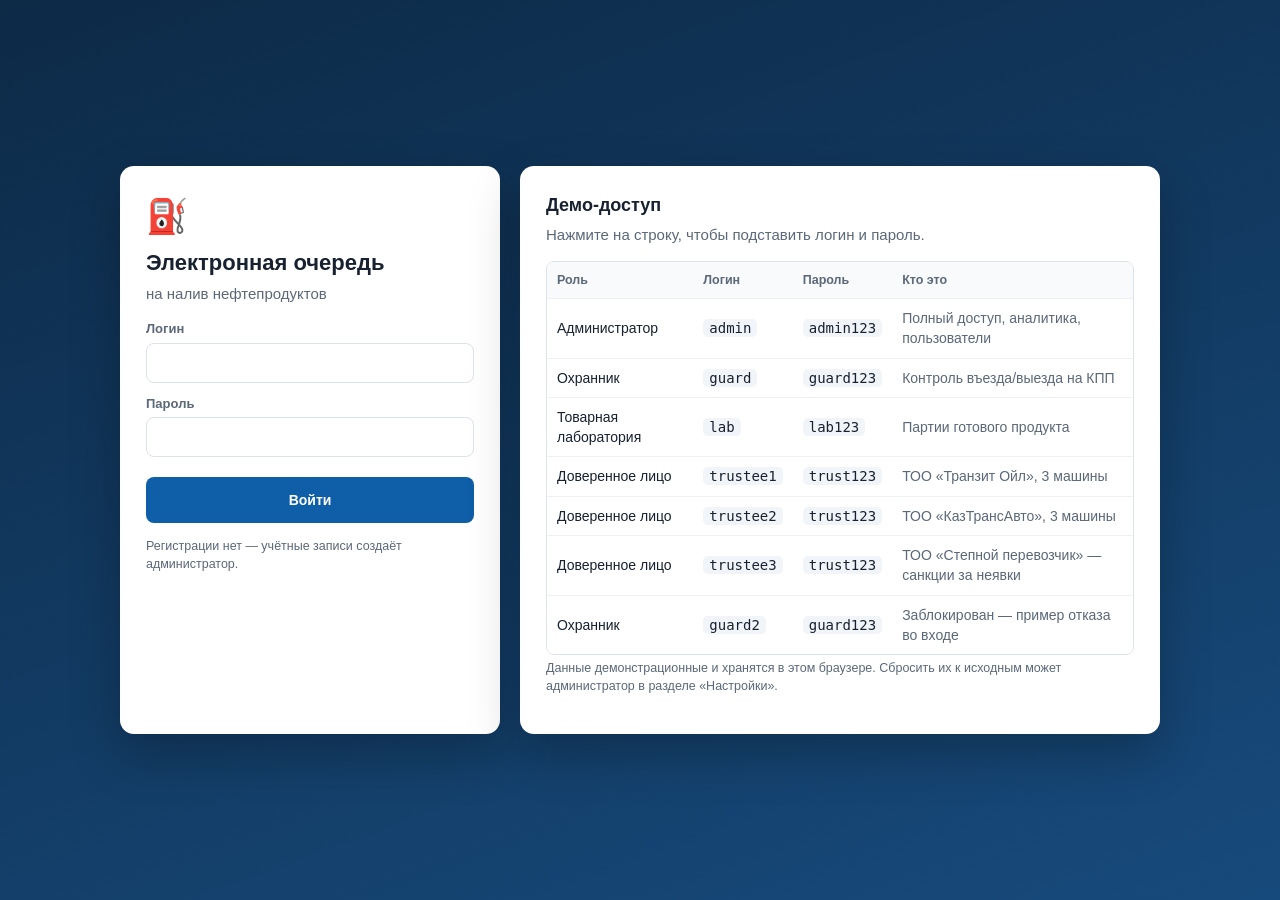
<file: index.html>
<!doctype html>
<html lang="ru">
<head>
  <meta charset="utf-8">
  <meta name="viewport" content="width=device-width, initial-scale=1">
  <title>Вход — Электронная очередь на налив</title>
  <link rel="stylesheet" href="css/style.css">
</head>
<body>
  <div class="login-wrap">
    <div class="login-grid">
      <form class="login-card" id="loginForm" novalidate>
        <div style="font-size:34px">⛽</div>
        <h1>Электронная очередь</h1>
        <p class="muted" style="margin-top:0">на налив нефтепродуктов</p>
        <div class="field"><label for="login">Логин</label><input id="login" name="login" autocomplete="username" required></div>
        <div class="field"><label for="password">Пароль</label><input id="password" name="password" type="password" autocomplete="current-password" required></div>
        <div class="form-error" id="err" hidden></div>
        <button class="btn btn-primary" style="width:100%;margin-top:8px;min-height:46px" type="submit">Войти</button>
        <p class="hint" style="margin-top:14px">Регистрации нет — учётные записи создаёт администратор.</p>
      </form>

      <div class="login-card">
        <h2>Демо-доступ</h2>
        <p class="muted" style="margin-top:-6px">Нажмите на строку, чтобы подставить логин и пароль.</p>
        <div class="table-wrap">
          <table class="demo-users">
            <thead><tr><th>Роль</th><th>Логин</th><th>Пароль</th><th>Кто это</th></tr></thead>
            <tbody id="demoUsers"></tbody>
          </table>
        </div>
        <p class="hint">Данные демонстрационные и хранятся в этом браузере. Сбросить их к исходным может администратор в разделе «Настройки».</p>
      </div>
    </div>
  </div>

  <script src="js/storage.js"></script>
  <script src="js/auth.js"></script>
  <script src="js/ui.js"></script>
  <script src="js/pages/login.js"></script>
</body>
</html>
</file>
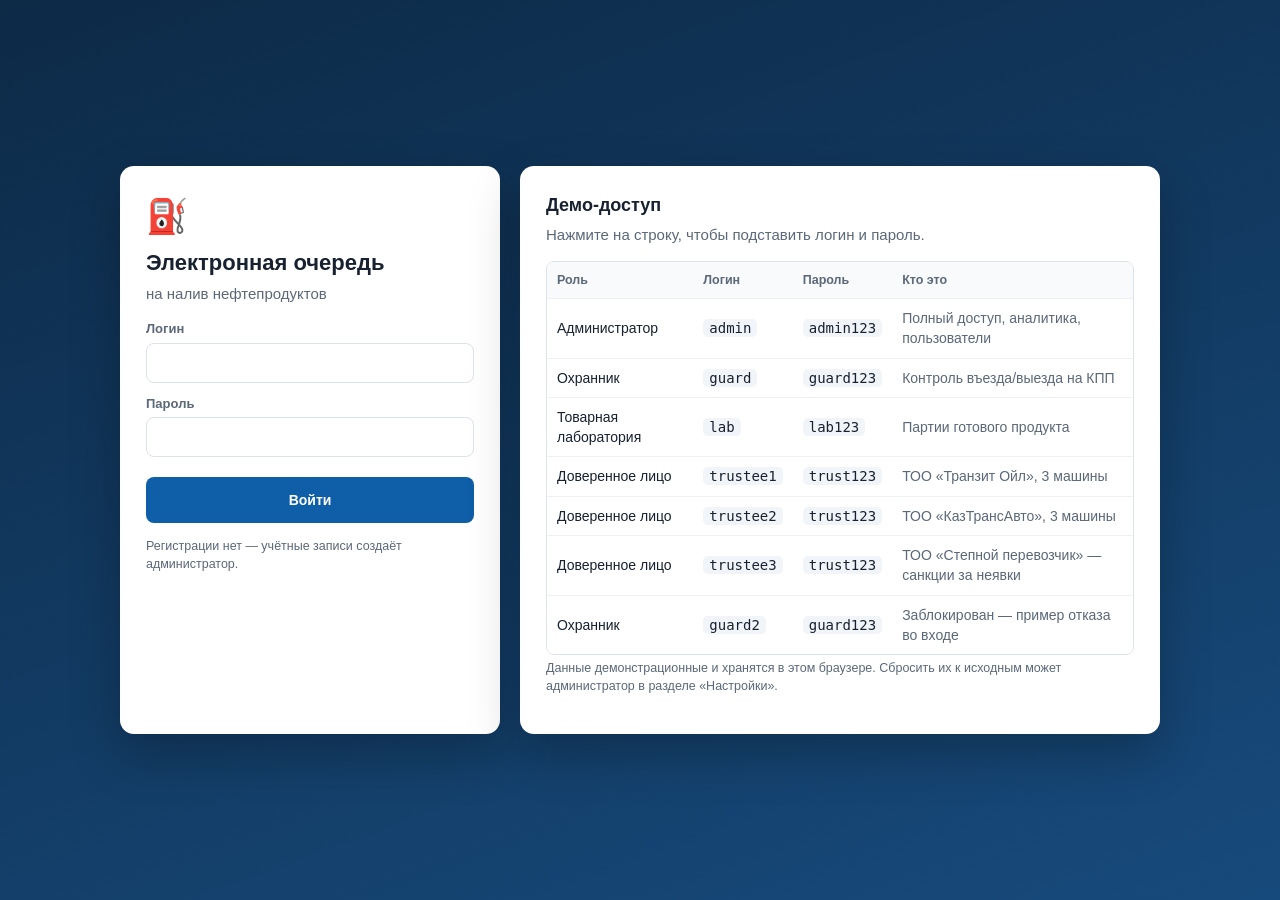
<file: admin-analytics.html>
<!doctype html>
<html lang="ru">
<head>
  <meta charset="utf-8">
  <meta name="viewport" content="width=device-width, initial-scale=1">
  <title>Аналитика — Электронная очередь</title>
  <link rel="stylesheet" href="css/style.css">
</head>
<body>
  <main class="page" id="app"></main>
  <script src="js/storage.js"></script>
  <script src="js/auth.js"></script>
  <script src="js/ui.js"></script>
  <script src="js/pages/admin-analytics.js"></script>
</body>
</html>
</file>
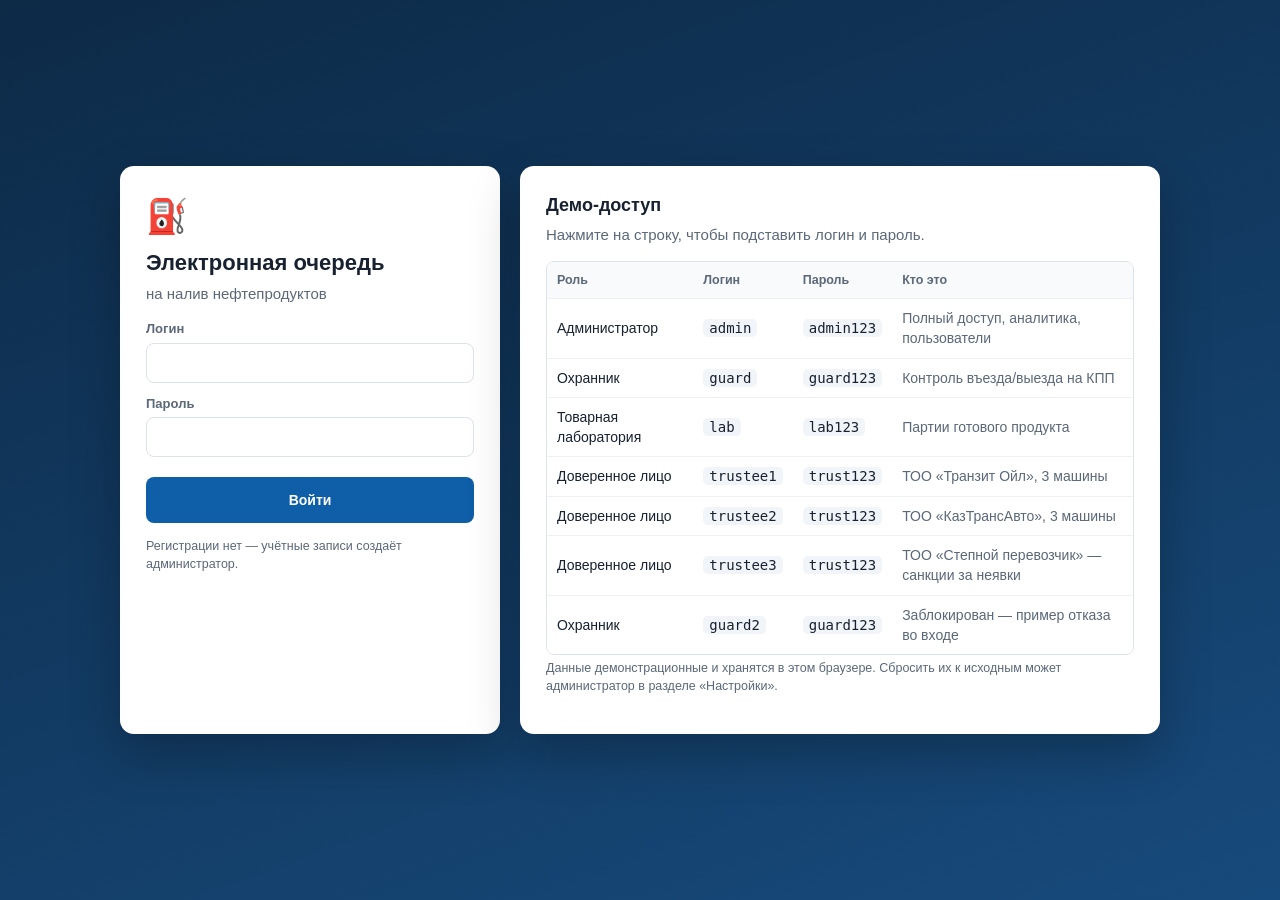
<file: admin-bookings.html>
<!doctype html>
<html lang="ru">
<head>
  <meta charset="utf-8">
  <meta name="viewport" content="width=device-width, initial-scale=1">
  <title>Все брони — Электронная очередь</title>
  <link rel="stylesheet" href="css/style.css">
</head>
<body>
  <main class="page" id="app"></main>
  <script src="js/storage.js"></script>
  <script src="js/auth.js"></script>
  <script src="js/ui.js"></script>
  <script src="js/pages/admin-bookings.js"></script>
</body>
</html>
</file>
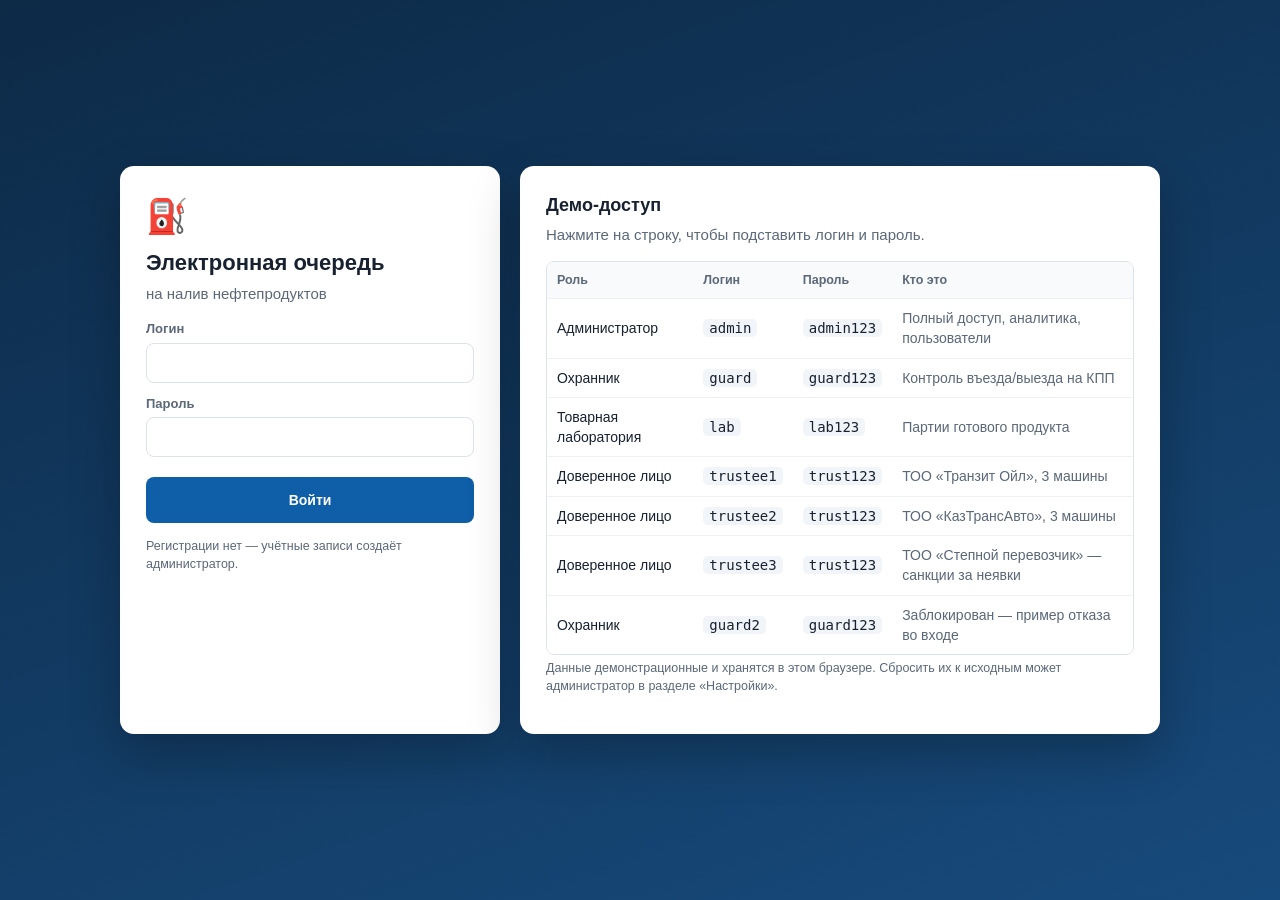
<file: admin-products.html>
<!doctype html>
<html lang="ru">
<head>
  <meta charset="utf-8">
  <meta name="viewport" content="width=device-width, initial-scale=1">
  <title>Справочник продуктов — Электронная очередь</title>
  <link rel="stylesheet" href="css/style.css">
</head>
<body>
  <main class="page" id="app"></main>
  <script src="js/storage.js"></script>
  <script src="js/auth.js"></script>
  <script src="js/ui.js"></script>
  <script src="js/pages/admin-products.js"></script>
</body>
</html>
</file>
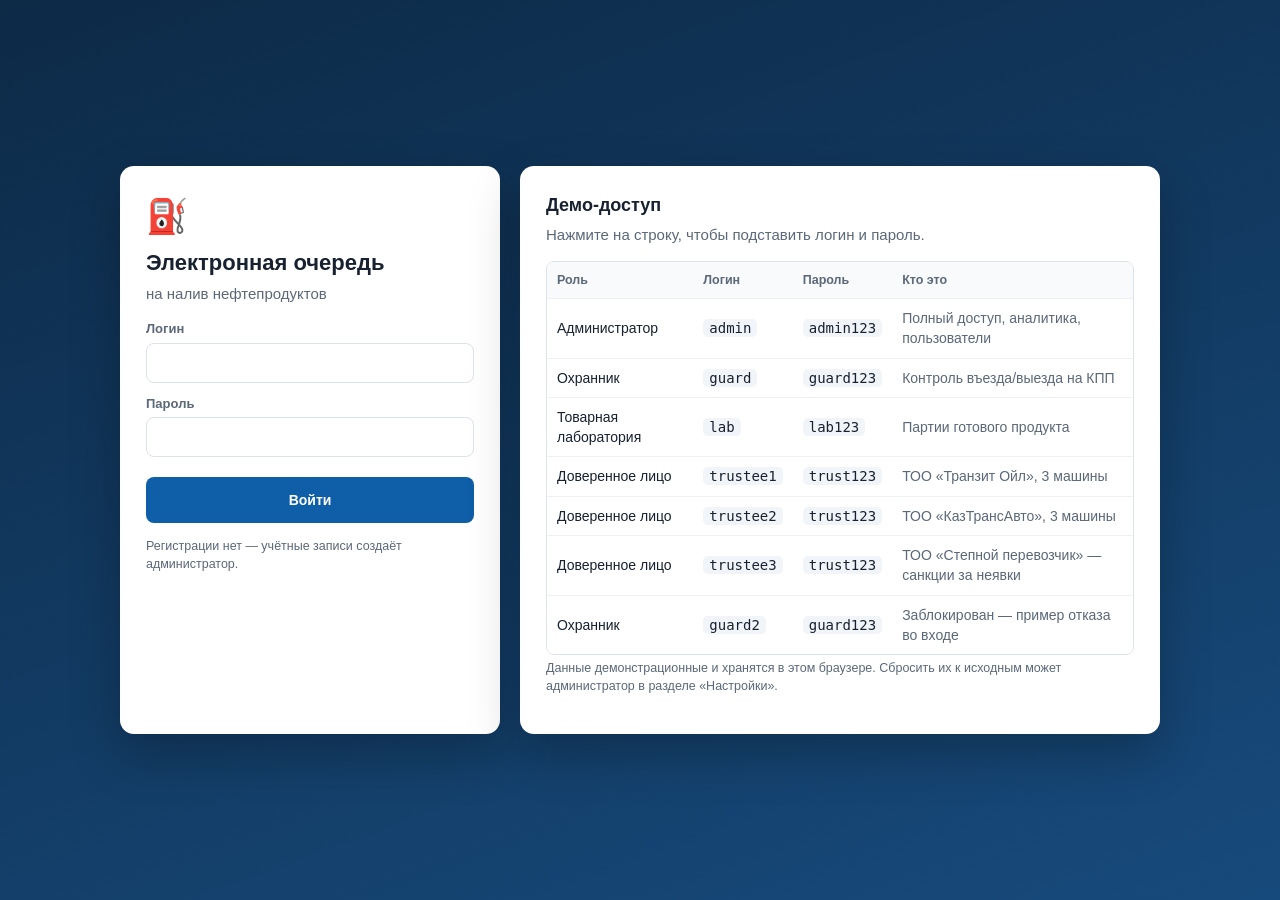
<file: admin-settings.html>
<!doctype html>
<html lang="ru">
<head>
  <meta charset="utf-8">
  <meta name="viewport" content="width=device-width, initial-scale=1">
  <title>Настройки — Электронная очередь</title>
  <link rel="stylesheet" href="css/style.css">
</head>
<body>
  <main class="page" id="app"></main>
  <script src="js/storage.js"></script>
  <script src="js/auth.js"></script>
  <script src="js/ui.js"></script>
  <script src="js/pages/admin-settings.js"></script>
</body>
</html>
</file>
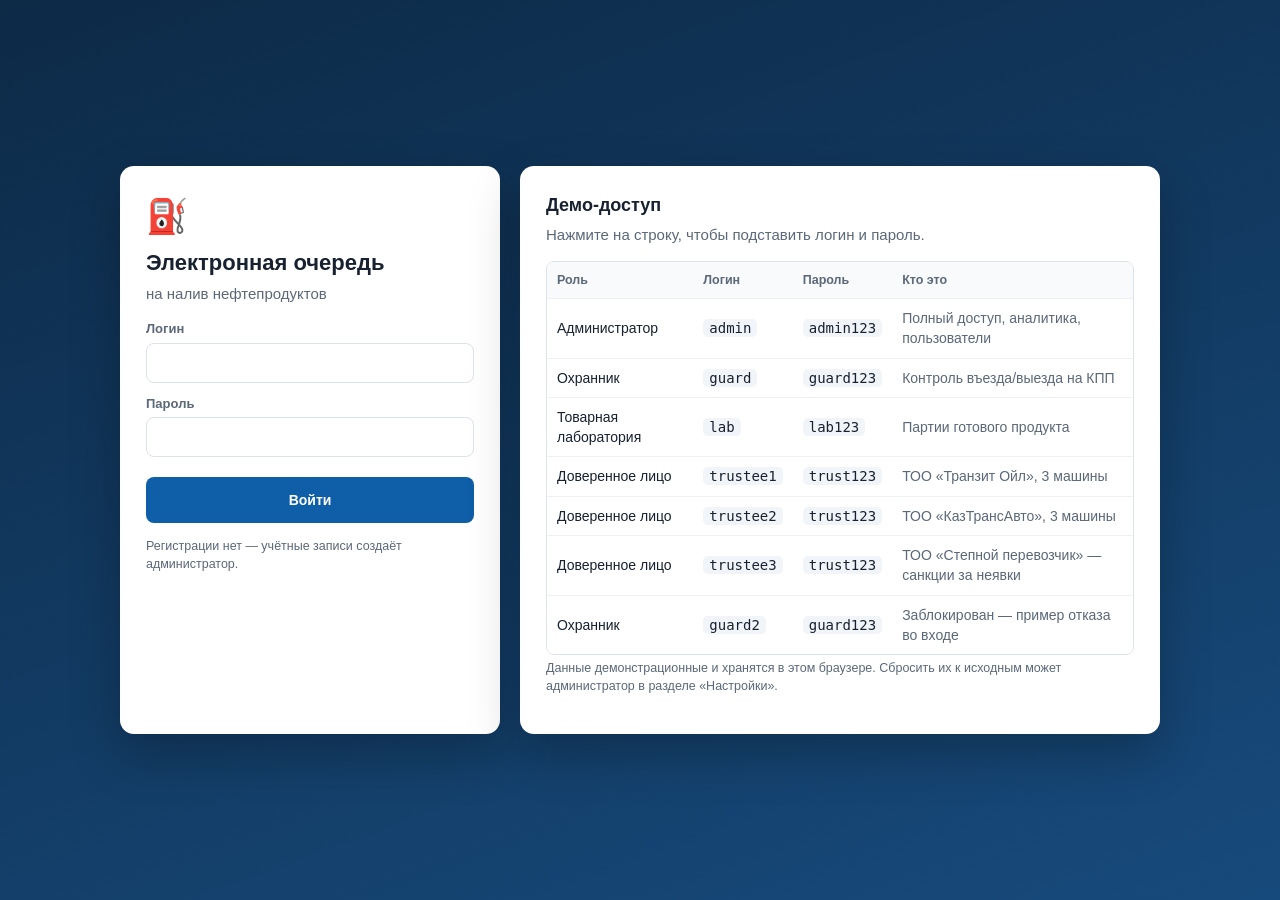
<file: admin-users.html>
<!doctype html>
<html lang="ru">
<head>
  <meta charset="utf-8">
  <meta name="viewport" content="width=device-width, initial-scale=1">
  <title>Пользователи — Электронная очередь</title>
  <link rel="stylesheet" href="css/style.css">
</head>
<body>
  <main class="page" id="app"></main>
  <script src="js/storage.js"></script>
  <script src="js/auth.js"></script>
  <script src="js/ui.js"></script>
  <script src="js/pages/admin-users.js"></script>
</body>
</html>
</file>
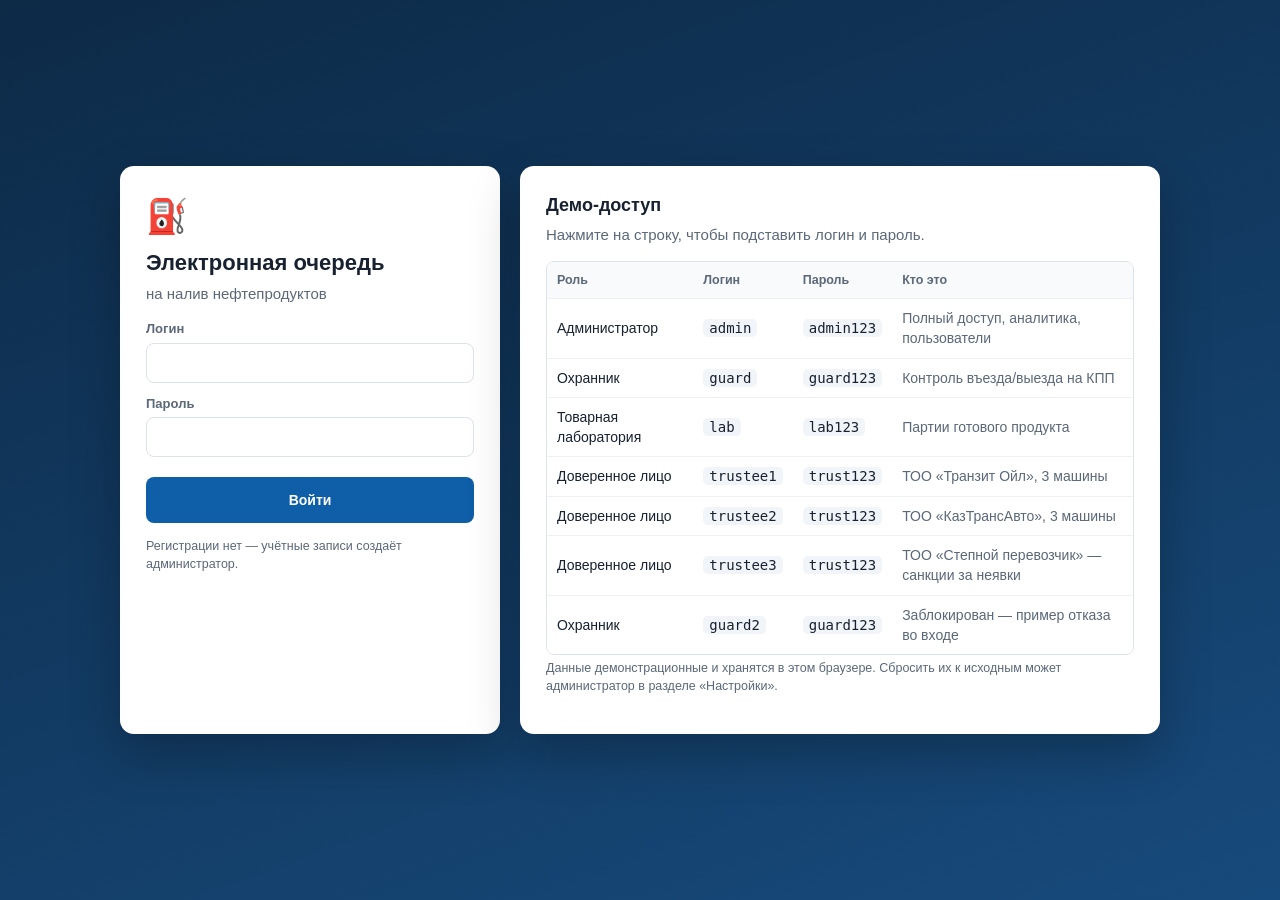
<file: guard.html>
<!doctype html>
<html lang="ru">
<head>
  <meta charset="utf-8">
  <meta name="viewport" content="width=device-width, initial-scale=1">
  <title>Контроль въезда — Электронная очередь</title>
  <link rel="stylesheet" href="css/style.css">
</head>
<body>
  <main class="page" id="app"></main>
  <script src="js/storage.js"></script>
  <script src="js/auth.js"></script>
  <script src="js/ui.js"></script>
  <script src="js/pages/guard.js"></script>
</body>
</html>
</file>
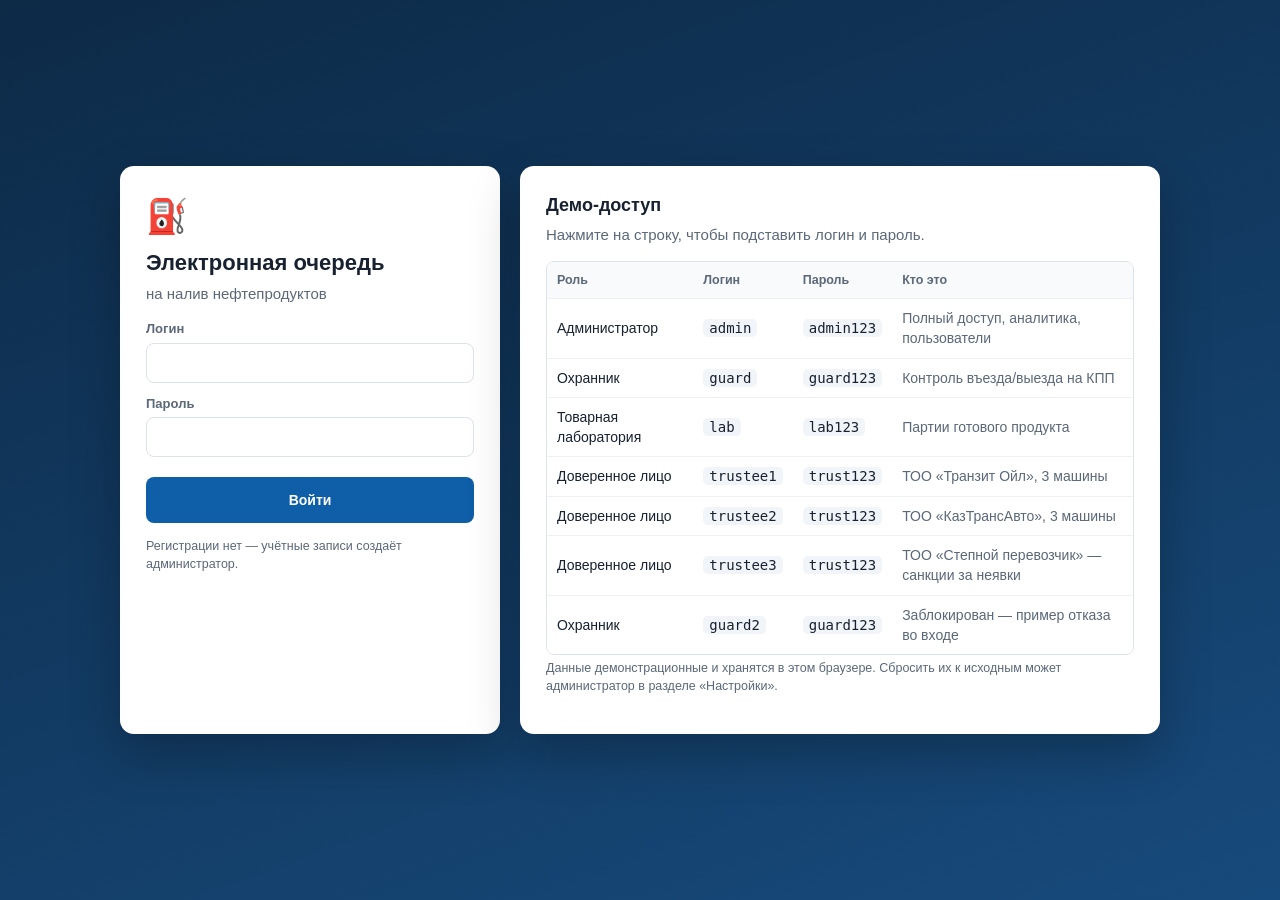
<file: journal.html>
<!doctype html>
<html lang="ru">
<head>
  <meta charset="utf-8">
  <meta name="viewport" content="width=device-width, initial-scale=1">
  <title>Журнал продуктов — Электронная очередь</title>
  <link rel="stylesheet" href="css/style.css">
</head>
<body>
  <main class="page" id="app"></main>
  <script src="js/storage.js"></script>
  <script src="js/auth.js"></script>
  <script src="js/ui.js"></script>
  <script src="js/pages/journal.js"></script>
</body>
</html>
</file>
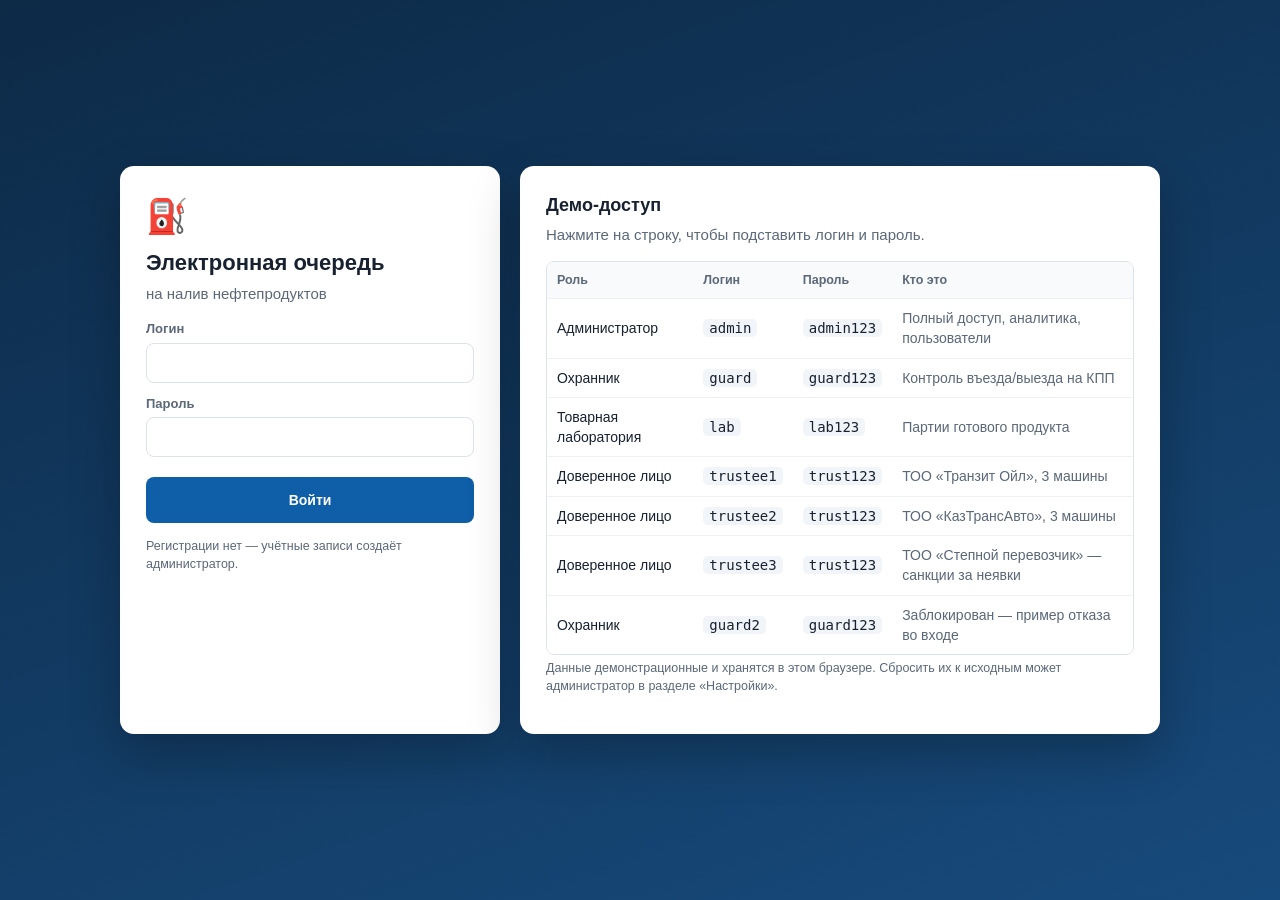
<file: lab-batches.html>
<!doctype html>
<html lang="ru">
<head>
  <meta charset="utf-8">
  <meta name="viewport" content="width=device-width, initial-scale=1">
  <title>Партии продукта — Электронная очередь</title>
  <link rel="stylesheet" href="css/style.css">
</head>
<body>
  <main class="page" id="app"></main>
  <script src="js/storage.js"></script>
  <script src="js/auth.js"></script>
  <script src="js/ui.js"></script>
  <script src="js/pages/lab-batches.js"></script>
</body>
</html>
</file>
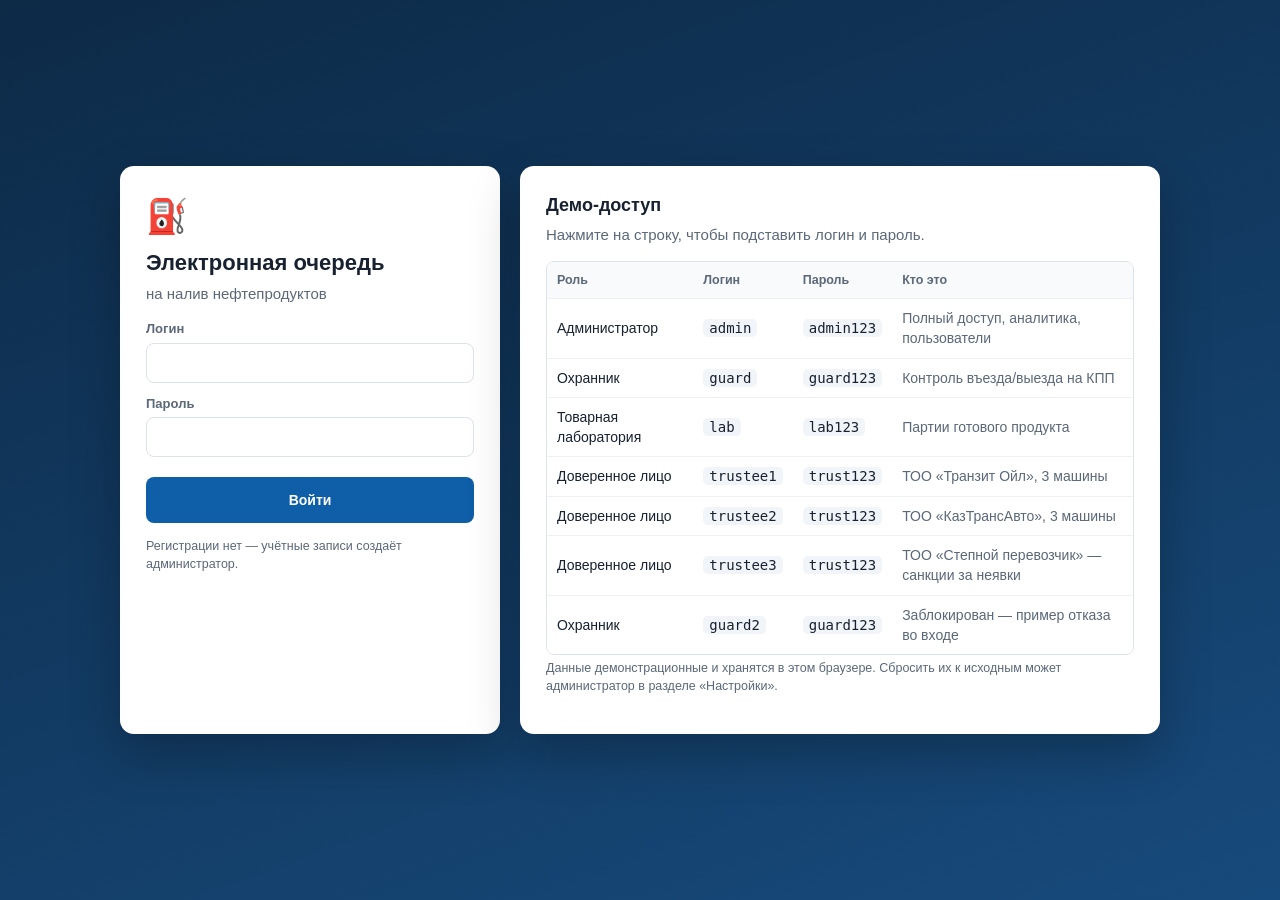
<file: trustee-bookings.html>
<!doctype html>
<html lang="ru">
<head>
  <meta charset="utf-8">
  <meta name="viewport" content="width=device-width, initial-scale=1">
  <title>Мои брони — Электронная очередь</title>
  <link rel="stylesheet" href="css/style.css">
</head>
<body>
  <main class="page" id="app"></main>
  <script src="js/storage.js"></script>
  <script src="js/auth.js"></script>
  <script src="js/ui.js"></script>
  <script src="js/pages/trustee-bookings.js"></script>
</body>
</html>
</file>
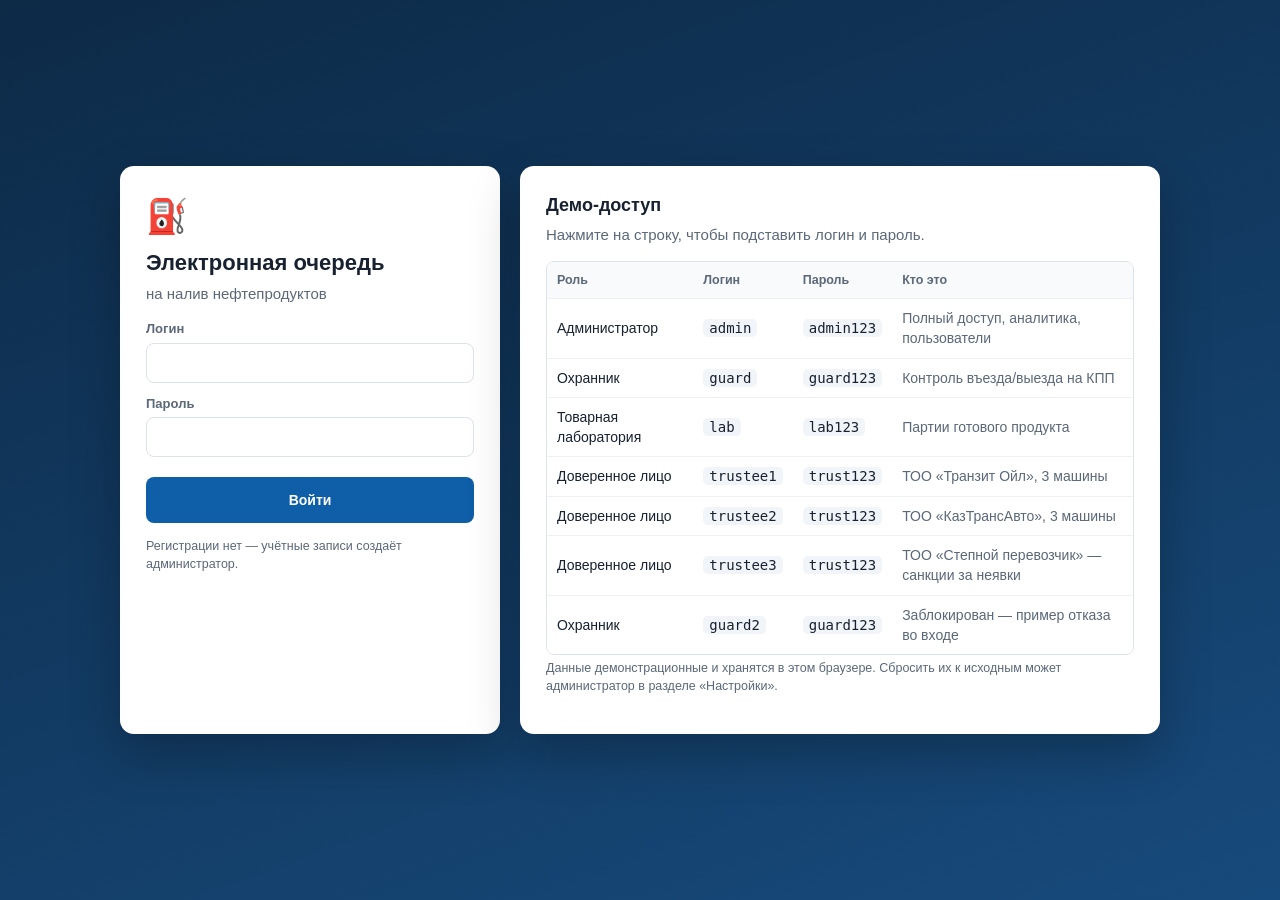
<file: trustee-trucks.html>
<!doctype html>
<html lang="ru">
<head>
  <meta charset="utf-8">
  <meta name="viewport" content="width=device-width, initial-scale=1">
  <title>Машины — Электронная очередь</title>
  <link rel="stylesheet" href="css/style.css">
</head>
<body>
  <main class="page" id="app"></main>
  <script src="js/storage.js"></script>
  <script src="js/auth.js"></script>
  <script src="js/ui.js"></script>
  <script src="js/pages/trustee-trucks.js"></script>
</body>
</html>
</file>
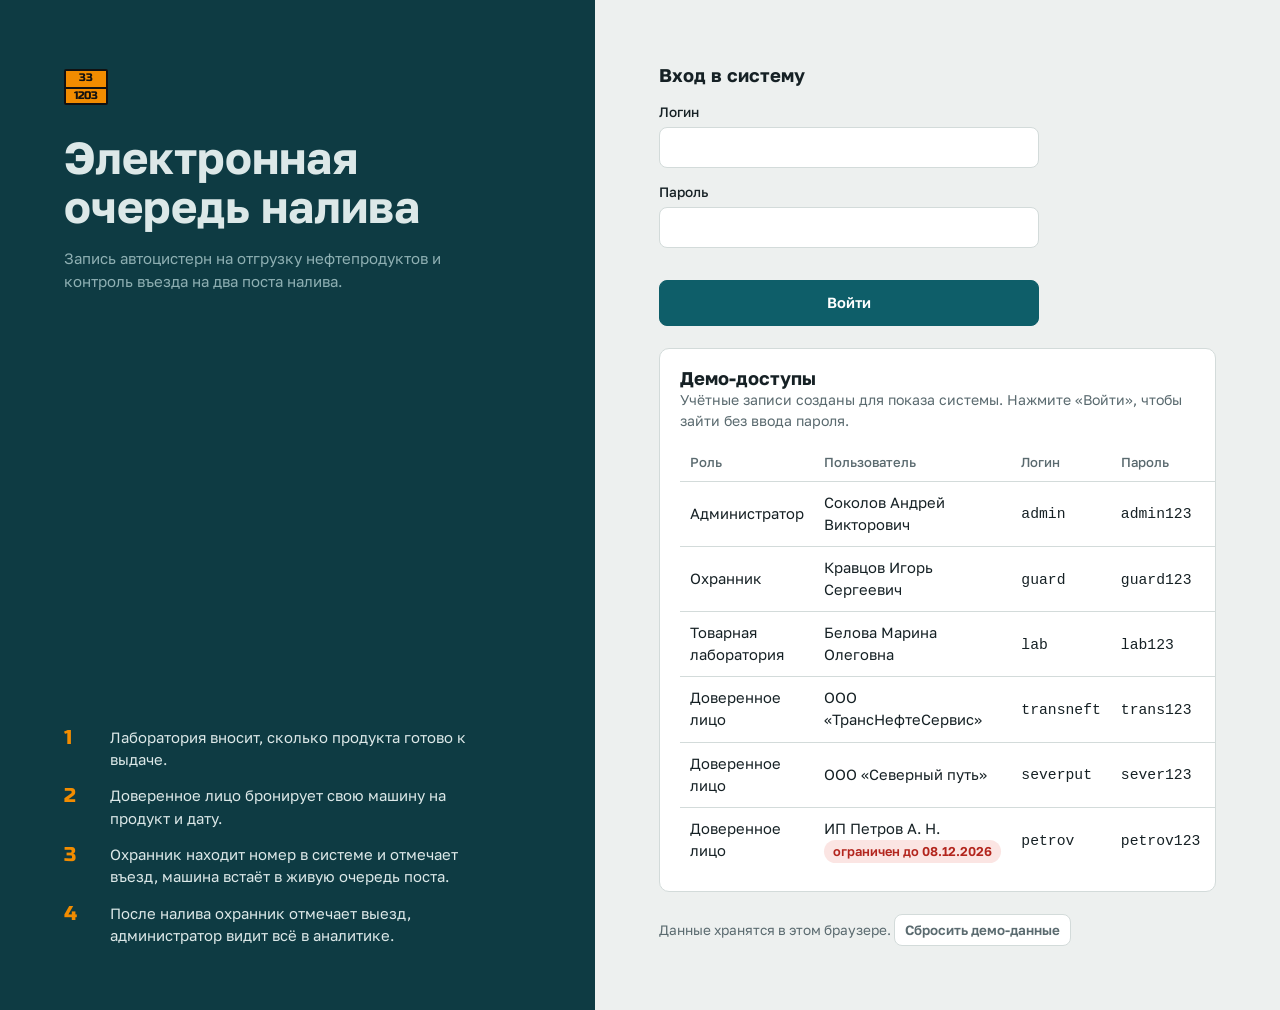
<file: Электронная очередь налива — демо.html>
<!doctype html>
<html lang="ru">
<head>
<meta charset="utf-8">
<meta name="viewport" content="width=device-width, initial-scale=1, viewport-fit=cover">
<title>Электронная очередь налива</title>
<link rel="preconnect" href="https://fonts.googleapis.com">
<link rel="preconnect" href="https://fonts.gstatic.com" crossorigin>
<link href="https://fonts.googleapis.com/css2?family=Golos+Text:wght@400;500;600;700&family=Russo+One&display=swap" rel="stylesheet">
<style>
:root{
  --bg:#EDF0EF; --surface:#FFFFFF; --surface-2:#F5F7F6; --ink:#162125; --muted:#5A6A6F; --line:#D3DBDA;
  --side:#0E3B43; --side-ink:#DCE8E8; --side-muted:#8FB0B3; --side-active:#17535D;
  --accent:#0E5E69; --accent-ink:#FFFFFF; --accent-soft:#DDEDEE;
  --adr:#F28C00;
  --ok:#1F7A49; --ok-bg:#E2F3E9; --warn:#8F5D00; --warn-bg:#FFF1D6; --bad:#B3261E; --bad-bg:#FBE5E3;
  --info:#0E5E69; --info-bg:#E0EFF0; --grey:#5A6A6F; --grey-bg:#E8ECEB;
  --radius:10px;
  --font:'Golos Text','Segoe UI',Roboto,Arial,sans-serif;
  --font-plate:'Russo One','Arial Black',Arial,sans-serif;
  color-scheme:light;
  box-sizing:border-box;
  padding-top:env(safe-area-inset-top,0px);
  padding-bottom:env(safe-area-inset-bottom,0px);
}
@media (prefers-color-scheme: dark){
  :root:not([data-theme="light"]){
    --bg:#0E1618; --surface:#162125; --surface-2:#1B282C; --ink:#E4EBEA; --muted:#97A8AB; --line:#2B3B3F;
    --side:#0A2A30; --side-ink:#DCE8E8; --side-muted:#7FA0A3; --side-active:#14474F;
    --accent:#4FB0BB; --accent-ink:#04191C; --accent-soft:#16363B;
    --ok:#62C690; --ok-bg:#15301F; --warn:#E9B24C; --warn-bg:#382A10; --bad:#F2817A; --bad-bg:#3B1B19;
    --info:#73C6CE; --info-bg:#123236; --grey:#97A8AB; --grey-bg:#223034;
    color-scheme:dark;
  }
}
:root[data-theme="dark"]{
  --bg:#0E1618; --surface:#162125; --surface-2:#1B282C; --ink:#E4EBEA; --muted:#97A8AB; --line:#2B3B3F;
  --side:#0A2A30; --side-ink:#DCE8E8; --side-muted:#7FA0A3; --side-active:#14474F;
  --accent:#4FB0BB; --accent-ink:#04191C; --accent-soft:#16363B;
  --ok:#62C690; --ok-bg:#15301F; --warn:#E9B24C; --warn-bg:#382A10; --bad:#F2817A; --bad-bg:#3B1B19;
  --info:#73C6CE; --info-bg:#123236; --grey:#97A8AB; --grey-bg:#223034;
  color-scheme:dark;
}
*,*::before,*::after{box-sizing:inherit}
html{height:100%;scroll-padding-top:env(safe-area-inset-top,0px)}
body{margin:0;min-height:100%;background:var(--bg);color:var(--ink);font:15px/1.5 var(--font);-webkit-font-smoothing:antialiased}
h1,h2,h3{margin:0;line-height:1.2;font-weight:700}
h1{font-size:1.6rem}
h2{font-size:1.15rem}
h3{font-size:1rem}
p{margin:0}
img{max-width:100%}
button,input,select,textarea{font:inherit;color:inherit}
:focus-visible{outline:3px solid var(--adr);outline-offset:2px}
@media (prefers-reduced-motion: reduce){*{transition:none!important;animation:none!important}}

/* ---------- layout ---------- */
.app{display:grid;grid-template-columns:252px minmax(0,1fr);min-height:100%}
.side{background:var(--side);color:var(--side-ink);display:flex;flex-direction:column;position:sticky;top:0;height:100vh;height:100dvh;overflow-y:auto}
.brand{padding:22px 20px 18px;display:flex;gap:12px;align-items:center;border-bottom:1px solid rgba(255,255,255,.08)}
.brand-name{font-weight:700;font-size:.98rem;line-height:1.25}
.brand-sub{color:var(--side-muted);font-size:.8rem}
.nav{display:flex;flex-direction:column;padding:12px 10px;gap:2px;flex:1}
.nav a{color:var(--side-ink);text-decoration:none;padding:9px 12px;border-radius:8px;font-weight:500;font-size:.95rem;display:flex;justify-content:space-between;align-items:center}
.nav a:hover{background:rgba(255,255,255,.06)}
.nav a.active{background:var(--side-active);box-shadow:inset 3px 0 0 var(--adr)}
.nav .cnt{background:var(--adr);color:#111;font-size:.75rem;font-weight:700;border-radius:20px;padding:0 7px;min-width:22px;text-align:center}
.side-foot{padding:14px 16px 18px;border-top:1px solid rgba(255,255,255,.08);display:flex;flex-direction:column;gap:10px}
.who-name{font-weight:600;font-size:.92rem}
.who-role{color:var(--side-muted);font-size:.8rem}
.side-foot label{color:var(--side-muted);font-size:.78rem}
.side-foot select{width:100%;background:rgba(255,255,255,.07);color:var(--side-ink);border:1px solid rgba(255,255,255,.15);border-radius:8px;padding:7px 8px}
.side-foot select option{color:#111}
.btn-out{background:transparent;border:1px solid rgba(255,255,255,.2);color:var(--side-ink);border-radius:8px;padding:7px;cursor:pointer}
.btn-out:hover{background:rgba(255,255,255,.07)}
.main{min-width:0;padding:28px clamp(16px,3vw,40px) 60px}
.page-head{display:flex;justify-content:space-between;align-items:flex-end;gap:16px;flex-wrap:wrap;margin-bottom:20px}
.page-head p{color:var(--muted);margin-top:4px}
.topbar{display:none}

@media (max-width: 880px){
  .app{grid-template-columns:1fr}
  .side{position:fixed;inset:0 auto 0 0;width:min(290px,86vw);z-index:40;transform:translateX(-102%);transition:transform .2s ease;height:100%;padding-top:env(safe-area-inset-top,0px)}
  .side.open{transform:none}
  .scrim{position:fixed;inset:0;background:rgba(0,0,0,.4);z-index:39}
  .topbar{display:flex;align-items:center;gap:12px;position:sticky;top:0;z-index:30;background:var(--side);color:var(--side-ink);padding:10px 14px;padding-top:calc(10px + env(safe-area-inset-top,0px))}
  .topbar button{background:none;border:1px solid rgba(255,255,255,.2);color:inherit;border-radius:8px;padding:6px 10px;cursor:pointer}
  .main{padding-top:18px}
}

/* ---------- elements ---------- */
.card{background:var(--surface);border:1px solid var(--line);border-radius:var(--radius);padding:18px 20px}
.card + .card{margin-top:16px}
.card-head{display:flex;justify-content:space-between;align-items:center;gap:12px;margin-bottom:14px;flex-wrap:wrap}
.card-head p{color:var(--muted);font-size:.88rem}
.grid2{display:grid;grid-template-columns:repeat(auto-fit,minmax(min(100%,380px),1fr));gap:16px;align-items:start}
.stack{display:flex;flex-direction:column;gap:16px}
.muted{color:var(--muted)}
.small{font-size:.85rem}
.nowrap{white-space:nowrap}
.btn{border:1px solid var(--line);background:var(--surface);border-radius:8px;padding:8px 14px;cursor:pointer;font-weight:600;font-size:.92rem;white-space:nowrap}
.btn:hover{background:var(--surface-2)}
.btn.primary{background:var(--accent);border-color:var(--accent);color:var(--accent-ink)}
.btn.primary:hover{filter:brightness(1.08)}
.btn.danger{color:var(--bad);border-color:color-mix(in srgb,var(--bad) 40%,var(--line))}
.btn.go{background:var(--ok);border-color:var(--ok);color:#fff}
.btn.sm{padding:5px 10px;font-size:.84rem}
.btn.big{padding:14px 26px;font-size:1.05rem}
.btn[disabled]{opacity:.45;cursor:not-allowed}
.btn-row{display:flex;gap:6px;flex-wrap:wrap}
.tbl-wrap{overflow-x:auto;margin:0 -20px;padding:0 20px}
table{width:100%;border-collapse:collapse;font-size:.92rem}
th{text-align:left;color:var(--muted);font-weight:500;font-size:.82rem;padding:8px 10px;border-bottom:1px solid var(--line);white-space:nowrap}
td{padding:10px;border-bottom:1px solid var(--line);vertical-align:middle}
tr:last-child td{border-bottom:0}
td.num,th.num{text-align:right;font-variant-numeric:tabular-nums;white-space:nowrap}
.empty{padding:28px 10px;text-align:center;color:var(--muted)}
.filters{display:flex;gap:10px;flex-wrap:wrap;align-items:flex-end;margin-bottom:14px}
.filters label{display:flex;flex-direction:column;gap:4px;font-size:.8rem;color:var(--muted)}
input[type=text],input[type=password],input[type=number],input[type=date],input[type=tel],select,textarea{background:var(--surface);border:1px solid var(--line);border-radius:8px;padding:8px 10px;min-width:0}
input:focus,select:focus,textarea:focus{border-color:var(--accent);outline:none;box-shadow:0 0 0 3px var(--accent-soft)}
.field{display:flex;flex-direction:column;gap:5px;margin-bottom:14px}
.field > span{font-size:.85rem;font-weight:500}
.field small{color:var(--muted);font-size:.8rem}
.field input,.field select,.field textarea{width:100%}
.form-row{display:grid;grid-template-columns:1fr 1fr;gap:12px}
@media (max-width:520px){.form-row{grid-template-columns:1fr}}
.form-err{color:var(--bad);font-weight:500;min-height:1.2em;margin:4px 0 0}

/* status */
.st{display:inline-block;padding:2px 9px;border-radius:20px;font-size:.8rem;font-weight:600;white-space:nowrap}
.st-info{background:var(--info-bg);color:var(--info)}
.st-warn{background:var(--warn-bg);color:var(--warn)}
.st-ok{background:var(--ok-bg);color:var(--ok)}
.st-bad{background:var(--bad-bg);color:var(--bad)}
.st-grey{background:var(--grey-bg);color:var(--grey)}

/* Russian licence plate */
.plate{display:inline-flex;align-items:stretch;background:#fff;color:#111;border:2px solid #111;border-radius:5px;font-family:var(--font-plate);line-height:1;white-space:nowrap;box-shadow:inset 0 0 0 1px #fff, inset 0 0 0 2px #bbb}
.pl-num{padding:4px 7px 3px;font-size:.92em;letter-spacing:.04em;display:flex;align-items:baseline}
.pl-num b{font-weight:400;font-size:1.22em;margin:0 .08em}
.pl-reg{border-left:2px solid #111;padding:2px 5px 1px;font-size:.8em;display:flex;flex-direction:column;align-items:center;justify-content:center;gap:1px}
.pl-reg i{font-style:normal;font-family:var(--font);font-weight:700;font-size:.5em;letter-spacing:.06em;display:flex;align-items:center;gap:2px}
.pl-reg i::after{content:"";width:9px;height:6px;background:linear-gradient(#fff 0 33%,#1c57a5 33% 66%,#d52b1e 66%);border:.5px solid #999}
.plate.lg{font-size:1.6rem;border-width:3px}
.plate.lg .pl-reg{border-left-width:3px}

/* ADR orange plate */
.adr{display:inline-grid;grid-template-rows:1fr 1fr;background:var(--adr);border:2px solid #111;border-radius:2px;font-family:var(--font-plate);color:#111;font-size:.68rem;line-height:1;text-align:center;width:44px;flex:none}
.adr span{padding:2px 2px 1px}
.adr span + span{border-top:2px solid #111}
.prod{display:inline-flex;align-items:center;gap:10px;font-weight:600}

/* toast & modal */
#toasts{position:fixed;right:16px;bottom:calc(16px + env(safe-area-inset-bottom,0px));display:flex;flex-direction:column;gap:8px;z-index:100;max-width:min(380px,calc(100% - 32px))}
.toast{background:var(--ink);color:var(--bg);padding:12px 16px;border-radius:8px;font-weight:500;box-shadow:0 6px 24px rgba(0,0,0,.25);border-left:5px solid var(--accent)}
.toast.ok{border-left-color:#3BB273}.toast.bad{border-left-color:#E5534B}
#modal{position:fixed;inset:0;background:rgba(5,15,18,.55);display:flex;align-items:center;justify-content:center;padding:16px;z-index:80}
#modal[hidden]{display:none}
.modal-card{background:var(--surface);border-radius:12px;width:min(520px,100%);max-height:calc(100% - 20px);display:flex;flex-direction:column;box-shadow:0 20px 60px rgba(0,0,0,.35)}
.modal-card.wide{width:min(760px,100%)}
.modal-head{display:flex;justify-content:space-between;align-items:center;padding:16px 20px;border-bottom:1px solid var(--line)}
.modal-body{padding:18px 20px;overflow-y:auto}
.modal-foot{display:flex;justify-content:flex-end;gap:8px;padding:14px 20px;border-top:1px solid var(--line)}
.icon-btn{background:none;border:0;font-size:1.1rem;cursor:pointer;color:var(--muted);padding:4px 8px;border-radius:6px}
.icon-btn:hover{background:var(--surface-2)}

/* login */
.login{min-height:100%;display:grid;grid-template-columns:minmax(0,1fr) minmax(0,1.15fr)}
.login-brand{background:var(--side);color:var(--side-ink);padding:clamp(28px,5vw,64px);display:flex;flex-direction:column;justify-content:space-between;gap:40px}
.login-brand h1{font-size:clamp(1.9rem,3.6vw,2.8rem);max-width:13ch;line-height:1.1}
.login-brand p{color:var(--side-muted);max-width:44ch;margin-top:16px}
.flow{display:flex;flex-direction:column;gap:14px;max-width:420px}
.flow div{display:grid;grid-template-columns:34px 1fr;gap:12px;align-items:start}
.flow b{font-family:var(--font-plate);font-weight:400;color:var(--adr);font-size:1.25rem;line-height:1.2}
.flow span{color:var(--side-ink);font-size:.93rem}
.login-panel{padding:clamp(24px,5vw,64px);display:flex;flex-direction:column;gap:22px;justify-content:center}
.login-form{max-width:380px;width:100%}
@media (max-width:900px){.login{grid-template-columns:1fr}}

/* gate */
.gate{display:grid;gap:16px}
.gate-check{background:var(--surface);border:1px solid var(--line);border-radius:var(--radius);padding:22px}
.gate-row{display:flex;gap:12px;flex-wrap:wrap;margin-top:10px}
.plate-input{flex:1 1 260px;font-family:var(--font-plate);font-size:2rem;text-transform:uppercase;letter-spacing:.06em;background:#fff!important;color:#111!important;border:3px solid #111!important;border-radius:8px!important;padding:10px 16px!important}
.plate-input::placeholder{color:#b9c0c0}
.verdict{margin-top:18px;border-radius:var(--radius);padding:20px;border:2px solid}
.verdict.ok{background:var(--ok-bg);border-color:var(--ok)}
.verdict.warn{background:var(--warn-bg);border-color:var(--warn)}
.verdict.bad{background:var(--bad-bg);border-color:var(--bad)}
.verdict.info{background:var(--info-bg);border-color:var(--info)}
.verdict h2{font-size:1.4rem;margin-bottom:12px}
.verdict.ok h2{color:var(--ok)}.verdict.warn h2{color:var(--warn)}.verdict.bad h2{color:var(--bad)}.verdict.info h2{color:var(--info)}
.facts{display:grid;grid-template-columns:repeat(auto-fit,minmax(170px,1fr));gap:12px 20px;margin:16px 0}
.facts dt{font-size:.8rem;color:var(--muted)}
.facts dd{margin:2px 0 0;font-weight:600}
.posts{display:grid;grid-template-columns:1fr 1fr;gap:12px}
@media (max-width:640px){.posts{grid-template-columns:1fr}}
.post{background:var(--surface-2);border-radius:8px;padding:12px}
.post h3{display:flex;justify-content:space-between;margin-bottom:8px}
.q-item{background:var(--surface);border:1px solid var(--line);border-radius:8px;padding:10px;display:flex;flex-direction:column;gap:8px}
.q-item + .q-item{margin-top:8px}
.q-top{display:flex;justify-content:space-between;align-items:center;gap:8px;flex-wrap:wrap}
.q-pos{font-family:var(--font-plate);color:var(--muted);font-size:.85rem}

/* kpi & charts */
.kpis{display:grid;grid-template-columns:repeat(auto-fit,minmax(170px,1fr));gap:12px;margin-bottom:16px}
.kpi{background:var(--surface);border:1px solid var(--line);border-radius:var(--radius);padding:14px 16px}
.kpi-v{font-family:var(--font-plate);font-size:1.7rem;line-height:1.15;margin-top:4px}
.kpi-l{font-size:.85rem;color:var(--muted)}
.kpi-s{font-size:.8rem;color:var(--muted)}
.chart-wrap{overflow-x:auto}
.vbars{display:flex;gap:4px;align-items:flex-end;height:210px;min-width:max-content}
.vb{display:flex;flex-direction:column;align-items:center;justify-content:flex-end;height:100%;width:30px}
.vb-v{font-size:.72rem;color:var(--muted);margin-bottom:2px;font-variant-numeric:tabular-nums}
.vb-bar{width:20px;background:var(--accent);border-radius:3px 3px 0 0}
.vb-l{font-size:.68rem;color:var(--muted);margin-top:4px;white-space:nowrap}
.hbars{display:flex;flex-direction:column;gap:10px}
.hb{display:grid;grid-template-columns:minmax(90px,150px) 1fr minmax(60px,auto);gap:10px;align-items:center;font-size:.9rem}
.hb-track{background:var(--surface-2);border-radius:4px;height:16px;overflow:hidden}
.hb-bar{height:100%;background:var(--accent);border-radius:4px}
.hb-v{text-align:right;font-variant-numeric:tabular-nums;font-weight:600}
.meter{height:10px;background:var(--surface-2);border-radius:6px;overflow:hidden;display:flex;min-width:120px}
.meter i{display:block;height:100%}
.m-ship{background:var(--ok)}.m-book{background:var(--adr)}
.legend{display:flex;gap:14px;font-size:.8rem;color:var(--muted);flex-wrap:wrap}
.legend span::before{content:"";display:inline-block;width:10px;height:10px;border-radius:2px;margin-right:5px;vertical-align:-1px;background:var(--c)}

.notice{border-radius:8px;padding:12px 14px;margin-bottom:16px;border:1px solid}
.notice.bad{background:var(--bad-bg);border-color:var(--bad);color:var(--ink)}
.notice.info{background:var(--info-bg);border-color:var(--info)}
.limit{display:flex;gap:16px;align-items:center;flex-wrap:wrap}
.limit .meter{flex:1;min-width:180px;height:12px}

.jr{display:grid;grid-template-columns:minmax(200px,1.4fr) minmax(120px,.8fr) minmax(160px,1fr) auto;gap:16px;align-items:center;padding:14px 0;border-bottom:1px solid var(--line)}
.jr:last-child{border-bottom:0}
.jr-free{font-family:var(--font-plate);font-size:1.35rem}
@media (max-width:760px){.jr{grid-template-columns:1fr 1fr}.jr > :last-child{grid-column:1/-1}}
textarea.csv{width:100%;height:260px;font-family:ui-monospace,Menlo,Consolas,monospace;font-size:.8rem}
</style>
</head>
<body>
<div id="app"></div>
<div id="modal" hidden></div>
<div id="toasts" aria-live="polite"></div>

<script>
/* ================= helpers ================= */
const $ = (s, r = document) => r.querySelector(s);
const esc = s => String(s ?? '').replace(/[&<>"']/g, c => ({'&':'&amp;','<':'&lt;','>':'&gt;','"':'&quot;',"'":'&#39;'}[c]));
const pad = n => String(n).padStart(2, '0');
const dstr = d => `${d.getFullYear()}-${pad(d.getMonth()+1)}-${pad(d.getDate())}`;
const dtstr = d => `${dstr(d)}T${pad(d.getHours())}:${pad(d.getMinutes())}`;
const today = () => dstr(new Date());
const nowStr = () => dtstr(new Date());
const addDays = (s, n) => { const d = new Date(s + 'T00:00'); d.setDate(d.getDate() + n); return dstr(d); };
const addMin = (s, n) => { const d = new Date(s); d.setMinutes(d.getMinutes() + n); return dtstr(d); };
const minsBetween = (a, b) => Math.round((new Date(b) - new Date(a)) / 60000);
const fmtD = s => s ? `${s.slice(8,10)}.${s.slice(5,7)}.${s.slice(0,4)}` : '—';
const fmtDT = s => s ? `${fmtD(s.slice(0,10))} ${s.slice(11,16)}` : '—';
const fmtTime = s => s ? s.slice(11,16) : '—';
const fmtT = v => `${(Math.round(v*10)/10).toLocaleString('ru-RU')} т`;
const dur = m => { if (m == null || isNaN(m)) return '—'; const h = Math.floor(m/60), mm = m % 60; return h ? `${h} ч ${mm} мин` : `${mm} мин`; };
const uid = p => p + Math.random().toString(36).slice(2, 10);
const rng = seed => () => (seed = (seed * 16807) % 2147483647) / 2147483647;

const LAT = {A:'А',B:'В',E:'Е',K:'К',M:'М',H:'Н',O:'О',P:'Р',C:'С',T:'Т',Y:'У',X:'Х'};
const normPlate = s => String(s || '').toUpperCase().replace(/Ё/g,'Е').replace(/[^0-9A-ZА-Я]/g, '').replace(/[ABEKMHOPCTYX]/g, c => LAT[c]);

const ROLE = {admin:'Администратор', guard:'Охранник', trustee:'Доверенное лицо', lab:'Товарная лаборатория'};
const ST = {booked:['Забронирована','info'], entered:['На территории','warn'], exited:['Выехала','ok'], cancelled:['Отменена','grey'], no_show:['Неявка','bad']};
const ACTIVE = ['booked', 'entered'];
const badge = s => `<span class="st st-${ST[s][1]}">${ST[s][0]}</span>`;

/* ================= storage ================= */
const KEY = 'eq-demo-db-v1', SKEY = 'eq-demo-session-v1';
let DB = null;
let MEM_SESSION = null;
function save() { try { localStorage.setItem(KEY, JSON.stringify(DB)); } catch (e) {} }
function load() {
  try { const s = localStorage.getItem(KEY); if (s) DB = JSON.parse(s); } catch (e) { DB = null; }
  if (!DB || !DB.users) { DB = seed(); save(); }
}
function getSession() { try { return localStorage.getItem(SKEY) || MEM_SESSION; } catch (e) { return MEM_SESSION; } }
function setSession(id) { MEM_SESSION = id; try { id ? localStorage.setItem(SKEY, id) : localStorage.removeItem(SKEY); } catch (e) {} }

const U = id => DB.users.find(x => x.id === id);
const P = id => DB.products.find(x => x.id === id);
const BT = id => DB.batches.find(x => x.id === id);
const TR = id => DB.trucks.find(x => x.id === id);
const KB = id => DB.bookings.find(x => x.id === id);
const prodOfBooking = k => P(BT(k.batchId).productId);

function ev(entity, entityId, action, text, userId = CUR?.id ?? null, ts = nowStr()) {
  DB.events.push({id: uid('e'), ts, userId, entity, entityId, action, text});
}

/* ================= seed demo data ================= */
function seed() {
  const T = today(), r = rng(20261007);
  const ri = (a, b) => a + Math.floor(r() * (b - a + 1));
  const at = (d, h, m) => `${d}T${pad(h)}:${pad(m)}`;
  const db = {
    settings: {limit: 100, noShowLimit: 3, noShowPeriod: 30, banDays: 7, dailyTrucks: 40, bookAhead: 14},
    users: [], products: [], batches: [], trucks: [], bookings: [], events: [], seq: 0, bseq: 0
  };
  const E = (ts, userId, entity, entityId, action, text) => db.events.push({id: uid('e'), ts, userId, entity, entityId, action, text});
  const mkU = (id, login, password, name, role, org, phone, extra = {}) =>
    db.users.push({id, login, password, name, role, org, phone, blocked: false, bannedUntil: null, sanctionResetAt: null, createdAt: at(addDays(T,-45), 9, 0), ...extra});
  mkU('u1','admin','admin123','Соколов Андрей Викторович','admin','Нефтебаза','+7 900 100-10-01');
  mkU('u2','guard','guard123','Кравцов Игорь Сергеевич','guard','Служба охраны, КПП-1','+7 900 100-10-02');
  mkU('u3','lab','lab123','Белова Марина Олеговна','lab','Товарная лаборатория','+7 900 100-10-03');
  mkU('u4','transneft','trans123','Миронов Олег Петрович','trustee','ООО «ТрансНефтеСервис»','+7 916 555-21-40');
  mkU('u5','severput','sever123','Гусева Наталья Ивановна','trustee','ООО «Северный путь»','+7 921 340-88-12');
  mkU('u6','petrov','petrov123','Петров Алексей Николаевич','trustee','ИП Петров А. Н.','+7 911 702-15-63',
      {bannedUntil: addDays(T, 4), sanctionResetAt: addDays(T, -2)});
  db.users.forEach(u => E(u.createdAt, 'u1', 'user', u.id, 'create', `Создана учётная запись ${u.login} (${ROLE[u.role]})`));

  [['p1','АИ-92','33','1203'],['p2','АИ-95','33','1203'],['p3','ДТ летнее','30','1202'],['p4','ДТ зимнее','30','1202'],['p5','ТС-1 (авиакеросин)','30','1863'],['p6','Мазут М-100','30','1268']]
    .forEach(([id,name,hz,un]) => db.products.push({id, name, hz, un, active: true}));

  const mkB = (id, productId, quantity, from, passport, status = 'open', createdAt) => {
    db.batches.push({id, no: 'П-' + String(++db.bseq).padStart(3,'0'), productId, quantity, availableFrom: from, passport, comment: '', status, createdBy: 'u3', createdAt: createdAt || at(addDays(from,-1), 16, 20)});
  };
  mkB('b6','p1',0,  addDays(T,-20),'ПК-0412','closed');
  mkB('b2','p2',400,addDays(T,-15),'ПК-0418');
  mkB('b3','p3',800,addDays(T,-15),'ПК-0419');
  mkB('b7','p6',250,addDays(T,-14),'ПК-0421');
  mkB('b5','p5',180,addDays(T,-12),'ПК-0425');
  mkB('b1','p1',600,addDays(T,-6), 'ПК-0433');
  mkB('b4','p4',300,addDays(T,1),  'ПК-0440','open', at(T, 8, 40));

  const mkT = (id, ownerId, plate, trailer, model, tank, driver, phone) =>
    db.trucks.push({id, ownerId, plate: normPlate(plate), trailer: normPlate(trailer), model, tank, driver, driverPhone: phone, active: true});
  mkT('t1','u4','А123ВС77','АВ1234 77','МАЗ-6430 + Grunwald',28,'Кузнецов Дмитрий','+7 916 201-11-01');
  mkT('t2','u4','Х450КМ77','ЕК4561 77','КАМАЗ-65116 + ППЦ-30',30,'Лебедев Сергей','+7 916 201-11-02');
  mkT('t3','u4','Т777ОР50','ВН7890 50','Volvo FH + Schwarzmüller',30,'Орлов Павел','+7 916 201-11-03');
  mkT('t4','u4','Е902НУ77','АМ3210 77','Scania R450 + Feldbinder',24,'Фёдоров Иван','+7 916 201-11-04');
  mkT('t5','u5','О512ТТ29','АР6543 29','КАМАЗ-5490 + Sespel',26,'Никитин Роман','+7 921 402-22-01');
  mkT('t6','u5','М308АР29','АХ9870 29','MAN TGS + Тонар',26,'Смирнов Андрей','+7 921 402-22-02');
  mkT('t7','u5','К640ЕН29','ВК2468 29','Volvo FM + Kässbohrer',20,'Попов Виктор','+7 921 402-22-03');
  mkT('t8','u6','В215СХ35','АО1357 35','МАЗ-5440 + ППЦ-28',25,'Петров Алексей','+7 911 702-15-63');
  mkT('t9','u6','Н880РО35','АС8642 35','DAF XF + Kässbohrer',22,'Сидоров Максим','+7 911 702-15-64');
  db.trucks.forEach(t => E(at(addDays(T,-40), 11, 10), t.ownerId, 'truck', t.id, 'create', `Добавлена машина ${t.plate}`));

  const pName = pid => db.products.find(p => p.id === pid).name;
  const batchFor = (pid, d) => ({p1: d < -6 ? 'b6' : 'b1', p2: 'b2', p3: 'b3', p5: 'b5', p6: 'b7'})[pid];
  const mkK = o => {
    const k = {id: uid('k'), no: 'Б-' + String(++db.seq).padStart(4,'0'), post: null, enteredAt: null, enteredBy: null, exitedAt: null, exitedBy: null, cancelledAt: null, ...o};
    db.bookings.push(k);
    const tr = db.trucks.find(t => t.id === k.truckId);
    E(k.createdAt, k.trusteeId, 'booking', k.id, 'create', `Бронь ${k.no}: ${tr.plate}, ${pName(db.batches.find(b=>b.id===k.batchId).productId)} ${k.volume} т на ${fmtD(k.date)}`);
    return k;
  };
  const enterExit = (k, enteredAt, exitedAt, post) => {
    const tr = db.trucks.find(t => t.id === k.truckId);
    k.post = post; k.enteredAt = enteredAt; k.enteredBy = 'u2'; k.status = 'entered';
    E(enteredAt, 'u2', 'booking', k.id, 'enter', `${tr.plate} въехала, пост ${post} (бронь ${k.no})`);
    if (exitedAt) { k.exitedAt = exitedAt; k.exitedBy = 'u2'; k.status = 'exited'; E(exitedAt, 'u2', 'booking', k.id, 'exit', `${tr.plate} выехала, отгружено ${k.volume} т (бронь ${k.no})`); }
  };
  const petrovPlan = {'-13':['t8','p3','exit'], '-12':['t9','p2','no_show'], '-8':['t8','p1','no_show'], '-6':['t9','p1','exit'], '-3':['t8','p3','no_show']};
  const pool = ['t1','t2','t3','t4','t5','t6','t7'];
  const pick = ['p1','p1','p1','p2','p2','p3','p3','p3','p5','p6'];

  for (let d = -13; d <= -1; d++) {
    const date = addDays(T, d), posts = [0, 0];
    const list = [...pool].sort(() => r() - 0.5).slice(0, ri(3, 5)).map(t => [t, null, 'exit']);
    if (petrovPlan[d]) list.push(petrovPlan[d]);
    list.forEach(([tid, forcedP, plan]) => {
      const tr = db.trucks.find(t => t.id === tid);
      let pid = forcedP || pick[ri(0, pick.length - 1)];
      if (pid === 'p5' && d < -12) pid = 'p3';
      const k = mkK({batchId: batchFor(pid, d), truckId: tid, trusteeId: tr.ownerId, volume: tr.tank - ri(0, 2), date, status: 'booked', createdAt: at(addDays(date, -ri(1, 2)), ri(9, 17), ri(0, 59))});
      if (plan === 'no_show') {
        k.status = 'no_show';
        E(at(addDays(date, 1), 0, 5), null, 'booking', k.id, 'no_show', `Бронь ${k.no}: неявка ${tr.plate}`);
        return;
      }
      if (!forcedP && r() < 0.08) {
        k.status = 'cancelled'; k.cancelledAt = addMin(k.createdAt, ri(60, 600));
        E(k.cancelledAt, tr.ownerId, 'booking', k.id, 'cancel', `Бронь ${k.no} отменена доверенным лицом`);
        return;
      }
      const post = posts[0] <= posts[1] ? 1 : 2; posts[post - 1]++;
      const ent = at(date, ri(8, 17), ri(0, 59));
      enterExit(k, ent, addMin(ent, ri(40, 115)), post);
    });
  }
  E(at(addDays(T, -2), 0, 6), null, 'user', 'u6', 'ban', `ИП Петров А. Н.: 3 неявки за 30 дней, бронирование ограничено до ${fmtD(addDays(T, 4))}`);

  // today's live picture
  const now = nowStr(), clamp = s => s.slice(0, 10) < T ? at(T, 0, 5) : s;
  const y = addDays(T, -1);
  let k = mkK({batchId:'b1', truckId:'t5', trusteeId:'u5', volume:26, date:T, status:'booked', createdAt: at(y, 14, 12)});
  let e1 = clamp(addMin(now, -185)), x1 = clamp(addMin(now, -98)); if (x1 <= e1) x1 = addMin(e1, 50);
  enterExit(k, e1, x1, 1);
  k = mkK({batchId:'b2', truckId:'t2', trusteeId:'u4', volume:30, date:T, status:'booked', createdAt: at(y, 10, 47)});
  enterExit(k, clamp(addMin(now, -72)), null, 1);
  k = mkK({batchId:'b3', truckId:'t7', trusteeId:'u5', volume:20, date:T, status:'booked', createdAt: at(y, 15, 3)});
  enterExit(k, clamp(addMin(now, -38)), null, 2);
  mkK({batchId:'b3', truckId:'t3', trusteeId:'u4', volume:30, date:T, status:'booked', createdAt: at(y, 11, 30)});
  mkK({batchId:'b1', truckId:'t6', trusteeId:'u5', volume:25, date:T, status:'booked', createdAt: at(y, 16, 55)});
  mkK({batchId:'b1', truckId:'t4', trusteeId:'u4', volume:24, date:addDays(T,1), status:'booked', createdAt: at(T, 7, 50)});
  mkK({batchId:'b4', truckId:'t5', trusteeId:'u5', volume:26, date:addDays(T,2), status:'booked', createdAt: at(T, 8, 55)});

  // fit batch volumes to the generated history
  db.batches.forEach(b => {
    const used = db.bookings.filter(k => k.batchId === b.id && ['booked','entered','exited'].includes(k.status)).reduce((s, k) => s + k.volume, 0);
    b.quantity = b.status === 'closed' ? used : Math.max(b.quantity, Math.ceil((used + 140) / 10) * 10);
    E(b.createdAt, 'u3', 'batch', b.id, 'create', `Партия ${b.no}: ${pName(b.productId)} ${b.quantity} т, выдача с ${fmtD(b.availableFrom)}`);
    if (b.status === 'closed') E(at(addDays(T, -7), 18, 0), 'u3', 'batch', b.id, 'close', `Партия ${b.no} закрыта: отгружена полностью`);
  });
  return db;
}

/* ================= domain logic ================= */
function batchStats(b) {
  let booked = 0, shipped = 0;
  for (const k of DB.bookings) if (k.batchId === b.id) {
    if (ACTIVE.includes(k.status)) booked += k.volume; else if (k.status === 'exited') shipped += k.volume;
  }
  return {booked, shipped, free: Math.round((b.quantity - booked - shipped) * 10) / 10};
}
const trusteeActive = id => DB.bookings.filter(k => k.trusteeId === id && ACTIVE.includes(k.status)).reduce((s, k) => s + k.volume, 0);
const isBanned = u => !!(u && u.bannedUntil && u.bannedUntil >= today());
const noShowsPeriod = u => { const from = addDays(today(), -DB.settings.noShowPeriod); return DB.bookings.filter(k => k.trusteeId === u.id && k.status === 'no_show' && k.date >= from).length; };
const noShowsCounter = u => { const from = addDays(today(), -DB.settings.noShowPeriod); return DB.bookings.filter(k => k.trusteeId === u.id && k.status === 'no_show' && k.date >= from && (!u.sanctionResetAt || k.date > u.sanctionResetAt)).length; };

function checkSanction(userId) {
  const u = U(userId); if (!u || isBanned(u)) return;
  if (noShowsCounter(u) >= DB.settings.noShowLimit) {
    u.bannedUntil = addDays(today(), DB.settings.banDays); u.sanctionResetAt = today();
    ev('user', u.id, 'ban', `${u.org}: ${DB.settings.noShowLimit} неявки за ${DB.settings.noShowPeriod} дней, бронирование ограничено до ${fmtD(u.bannedUntil)}`, null);
  }
}
function processNoShows() {
  const T = today(); let changed = false;
  DB.bookings.filter(k => k.status === 'booked' && k.date < T).sort((a, b) => a.date.localeCompare(b.date)).forEach(k => {
    k.status = 'no_show'; changed = true;
    ev('booking', k.id, 'no_show', `Бронь ${k.no}: неявка ${TR(k.truckId).plate}`, null);
    checkSanction(k.trusteeId);
  });
  if (changed) save();
}
const onTerritory = () => DB.bookings.filter(k => k.status === 'entered').sort((a, b) => a.enteredAt.localeCompare(b.enteredAt));

function doEnter(id) {
  const k = KB(id); if (!k || k.status !== 'booked') return toast('Эта бронь уже обработана', 'bad');
  const load = [1, 2].map(p => onTerritory().filter(x => x.post === p).length);
  k.post = load[0] <= load[1] ? 1 : 2; k.status = 'entered'; k.enteredAt = nowStr(); k.enteredBy = CUR.id;
  const pos = onTerritory().filter(x => x.post === k.post).length;
  ev('booking', k.id, 'enter', `${TR(k.truckId).plate} въехала, пост ${k.post} (бронь ${k.no})`);
  save(); toast(`Въехала: пост ${k.post}, место в очереди поста ${pos}`, 'ok'); render();
}
function doExit(id) {
  const k = KB(id); if (!k || k.status !== 'entered') return;
  k.status = 'exited'; k.exitedAt = nowStr(); k.exitedBy = CUR.id;
  ev('booking', k.id, 'exit', `${TR(k.truckId).plate} выехала, отгружено ${k.volume} т (бронь ${k.no})`);
  save(); toast(`${TR(k.truckId).plate} выехала`, 'ok'); render();
}
function doCancel(id) {
  const k = KB(id); if (!k || k.status !== 'booked') return;
  confirmModal(`Отменить бронь ${k.no}?`, `Машина ${TR(k.truckId).plate}, ${prodOfBooking(k).name} ${k.volume} т на ${fmtD(k.date)}. Объём вернётся в свободный остаток.`, 'Отменить бронь', () => {
    k.status = 'cancelled'; k.cancelledAt = nowStr();
    ev('booking', k.id, 'cancel', `Бронь ${k.no} отменена (${CUR.role === 'admin' ? 'администратором' : 'доверенным лицом'})`);
    save(); toast('Бронь отменена'); render();
  });
}

/* ================= UI primitives ================= */
function toast(msg, kind = '') {
  const t = document.createElement('div'); t.className = 'toast ' + kind; t.textContent = msg;
  $('#toasts').appendChild(t); setTimeout(() => t.remove(), 3600);
}
function openModal({title, body, ok = 'Сохранить', onOk, wide, okClass = 'primary', mount}) {
  const m = $('#modal');
  m.innerHTML = `<div class="modal-card ${wide ? 'wide' : ''}" role="dialog" aria-modal="true" aria-label="${esc(title)}">
    <div class="modal-head"><h2>${esc(title)}</h2><button class="icon-btn" data-close aria-label="Закрыть">✕</button></div>
    <div class="modal-body">${body}<p class="form-err" id="m-err"></p></div>
    ${onOk ? `<div class="modal-foot"><button class="btn" data-close>Закрыть</button><button class="btn ${okClass}" id="m-ok">${esc(ok)}</button></div>` : ''}
  </div>`;
  m.hidden = false;
  m.querySelectorAll('[data-close]').forEach(b => b.onclick = closeModal);
  m.onmousedown = e => { if (e.target === m) closeModal(); };
  if (onOk) $('#m-ok').onclick = () => { const res = onOk(); if (typeof res === 'string') $('#m-err').textContent = res; else closeModal(); };
  if (mount) mount(m);
  const f = m.querySelector('.modal-body input, .modal-body select, .modal-body textarea'); if (f) f.focus();
}
function closeModal() { $('#modal').hidden = true; $('#modal').innerHTML = ''; }
function confirmModal(title, text, ok, fn) { openModal({title, body: `<p>${esc(text)}</p>`, ok, okClass: 'danger', onOk: () => { fn(); }}); }
document.addEventListener('keydown', e => { if (e.key === 'Escape' && !$('#modal').hidden) closeModal(); });

const fld = (label, input, hint = '') => `<label class="field"><span>${label}</span>${input}${hint ? `<small>${hint}</small>` : ''}</label>`;
const val = id => { const el = document.getElementById(id); return el ? el.value.trim() : ''; };
const opts = (list, sel) => list.map(([v, t]) => `<option value="${esc(v)}" ${String(v) === String(sel) ? 'selected' : ''}>${esc(t)}</option>`).join('');

function plateHTML(p, big) {
  const c = big ? ' lg' : '';
  let m = (p || '').match(/^([А-Я])(\d{3})([А-Я]{2})(\d{2,3})$/);
  if (m) return `<span class="plate${c}"><span class="pl-num">${m[1]}<b>${m[2]}</b>${m[3]}</span><span class="pl-reg">${m[4]}<i>RUS</i></span></span>`;
  m = (p || '').match(/^([А-Я]{2})(\d{4})(\d{2,3})$/);
  if (m) return `<span class="plate${c}"><span class="pl-num">${m[1]}<b>${m[2]}</b></span><span class="pl-reg">${m[3]}<i>RUS</i></span></span>`;
  return `<span class="plate${c}"><span class="pl-num">${esc(p || '—')}</span></span>`;
}
const adr = p => `<span class="adr" title="Табличка опасного груза: ${p.hz} / UN ${p.un}"><span>${esc(p.hz)}</span><span>${esc(p.un)}</span></span>`;
const prodHTML = p => `<span class="prod">${adr(p)}${esc(p.name)}</span>`;

function vbars(items) {
  const max = Math.max(1, ...items.map(i => i.value));
  return `<div class="chart-wrap"><div class="vbars">${items.map(i => `<div class="vb" title="${esc(i.label)}: ${i.value}"><span class="vb-v">${i.value || ''}</span><span class="vb-bar" style="height:${Math.round(i.value / max * 160)}px"></span><span class="vb-l">${esc(i.label)}</span></div>`).join('')}</div></div>`;
}
function hbars(items, fmt = v => v) {
  const max = Math.max(1, ...items.map(i => i.value));
  return `<div class="hbars">${items.map(i => `<div class="hb"><span>${esc(i.label)}</span><span class="hb-track"><span class="hb-bar" style="display:block;width:${i.value / max * 100}%"></span></span><span class="hb-v">${fmt(i.value)}</span></div>`).join('')}</div>`;
}
function csvModal(title, rows) {
  const text = rows.map(r => r.map(c => { const s = String(c ?? ''); return /[;"\n]/.test(s) ? `"${s.replace(/"/g, '""')}"` : s; }).join(';')).join('\n');
  openModal({title, wide: true, body: `<p class="muted small" style="margin-bottom:10px">Скопируйте текст и вставьте в Excel или сохраните как .csv (разделитель — точка с запятой).</p><textarea class="csv" id="csv-t" readonly>${esc(text)}</textarea>`,
    ok: 'Скопировать', onOk: () => {
      const t = $('#csv-t'); t.select();
      try { navigator.clipboard.writeText(t.value).then(() => toast('Скопировано', 'ok'), () => { document.execCommand('copy'); toast('Скопировано', 'ok'); }); }
      catch (e) { try { document.execCommand('copy'); toast('Скопировано', 'ok'); } catch (_) {} }
      return '';
    }});
}

/* ================= routing & shell ================= */
let CUR = null;
const S = {gateQ: '', anPeriod: '14', bkDate: null, bkStatus: '', bkOrg: '', bkQ: '', myFilter: 'active', evQ: ''};
const NAV = [
  {id:'analytics', t:'Аналитика', roles:['admin']},
  {id:'gate', t:'Контроль въезда', roles:['admin','guard'], count: () => onTerritory().length},
  {id:'bookings', t:'Брони и очередь', roles:['admin']},
  {id:'journal', t:'Журнал продуктов', roles:['admin','trustee','lab']},
  {id:'mybookings', t:'Мои брони', roles:['trustee'], count: () => DB.bookings.filter(k => k.trusteeId === CUR.id && ACTIVE.includes(k.status)).length},
  {id:'trucks', t:'Машины', tTrustee:'Мои машины', roles:['admin','trustee']},
  {id:'batches', t:'Партии продукта', roles:['admin','lab']},
  {id:'users', t:'Пользователи', roles:['admin']},
  {id:'products', t:'Нефтепродукты', roles:['admin']},
  {id:'events', t:'Журнал событий', roles:['admin']},
  {id:'settings', t:'Настройки', roles:['admin']},
];
const HOME = {admin:'analytics', guard:'gate', trustee:'journal', lab:'batches'};
const PAGES = {};

function login(userId) {
  setSession(userId); CUR = U(userId); processNoShows();
  location.hash = '#/' + HOME[CUR.role]; render();
}
function logout() { setSession(null); CUR = null; S.gateQ = ''; location.hash = ''; render(); }

function render() {
  const sid = getSession();
  CUR = sid ? U(sid) : null;
  if (CUR && CUR.blocked) { setSession(null); CUR = null; }
  if (!CUR) return pageLogin();
  let route = (location.hash.replace(/^#\/?/, '') || HOME[CUR.role]).split('?')[0];
  const item = NAV.find(n => n.id === route);
  if (!item || !item.roles.includes(CUR.role)) { route = HOME[CUR.role]; history.replaceState(null, '', '#/' + route); }
  const page = PAGES[route]();
  const nav = NAV.filter(n => n.roles.includes(CUR.role)).map(n => {
    const c = n.count ? n.count() : 0;
    return `<a href="#/${n.id}" class="${n.id === route ? 'active' : ''}">${esc(CUR.role === 'trustee' && n.tTrustee ? n.tTrustee : n.t)}${c ? `<span class="cnt">${c}</span>` : ''}</a>`;
  }).join('');
  $('#app').innerHTML = `
    <div class="topbar"><button id="menu-btn" aria-label="Меню">☰ Меню</button><strong>${esc(page.title)}</strong></div>
    <div class="app">
      <aside class="side" id="side">
        <div class="brand">${adr({hz:'33', un:'1203'})}<div><div class="brand-name">Электронная очередь налива</div><div class="brand-sub">Нефтебаза, посты налива 1 и 2</div></div></div>
        <nav class="nav">${nav}</nav>
        <div class="side-foot">
          <div><div class="who-name">${esc(CUR.name)}</div><div class="who-role">${esc(ROLE[CUR.role])}${CUR.role === 'trustee' ? ', ' + esc(CUR.org) : ''}</div></div>
          <label for="demo-switch">Быстро войти под другой ролью</label>
          <select id="demo-switch">${DB.users.filter(u => !u.blocked).map(u => `<option value="${u.id}" ${u.id === CUR.id ? 'selected' : ''}>${esc(ROLE[u.role])}: ${esc(u.role === 'trustee' ? u.org : u.login)}</option>`).join('')}</select>
          <button class="btn-out" id="logout">Выйти</button>
        </div>
      </aside>
      <main class="main">
        <div class="page-head"><div><h1>${esc(page.title)}</h1>${page.sub ? `<p>${page.sub}</p>` : ''}</div>${page.actions || ''}</div>
        ${page.html}
      </main>
    </div>`;
  $('#logout').onclick = logout;
  $('#demo-switch').onchange = e => login(e.target.value);
  $('#menu-btn').onclick = () => { $('#side').classList.add('open'); const s = document.createElement('div'); s.className = 'scrim'; s.onclick = () => { $('#side').classList.remove('open'); s.remove(); }; document.body.appendChild(s); };
  document.querySelectorAll('.scrim').forEach(s => s.remove());
  if (page.after) page.after();
}
window.addEventListener('hashchange', render);

/* delegated actions */
const ACT = {};
document.addEventListener('click', e => {
  const el = e.target.closest('[data-act]'); if (!el) return;
  const fn = ACT[el.dataset.act]; if (fn) { e.preventDefault(); fn(el.dataset.id, el); }
});

/* ================= login ================= */
function pageLogin() {
  const demo = DB.users.map(u => `<tr>
      <td>${esc(ROLE[u.role])}${u.blocked ? ' <span class="st st-grey">заблокирован</span>' : ''}</td>
      <td>${esc(u.role === 'trustee' ? u.org : u.name)}${isBanned(u) ? `<br><span class="st st-bad">ограничен до ${fmtD(u.bannedUntil)}</span>` : ''}</td>
      <td><code>${esc(u.login)}</code></td><td><code>${esc(u.password)}</code></td>
      <td><button class="btn sm" data-act="quick" data-id="${u.id}" ${u.blocked ? 'disabled' : ''}>Войти</button></td></tr>`).join('');
  $('#app').innerHTML = `<div class="login">
    <section class="login-brand">
      <div>${adr({hz:'33', un:'1203'})}
        <h1 style="margin-top:28px">Электронная очередь налива</h1>
        <p>Запись автоцистерн на отгрузку нефтепродуктов и контроль въезда на два поста налива.</p>
      </div>
      <div class="flow">
        <div><b>1</b><span>Лаборатория вносит, сколько продукта готово к выдаче.</span></div>
        <div><b>2</b><span>Доверенное лицо бронирует свою машину на продукт и дату.</span></div>
        <div><b>3</b><span>Охранник находит номер в системе и отмечает въезд, машина встаёт в живую очередь поста.</span></div>
        <div><b>4</b><span>После налива охранник отмечает выезд, администратор видит всё в аналитике.</span></div>
      </div>
    </section>
    <section class="login-panel">
      <div class="login-form">
        <h2 style="margin-bottom:16px">Вход в систему</h2>
        ${fld('Логин', '<input type="text" id="l-login" autocomplete="username">')}
        ${fld('Пароль', '<input type="password" id="l-pass" autocomplete="current-password">')}
        <p class="form-err" id="l-err"></p>
        <button class="btn primary" id="l-btn" style="width:100%;padding:11px">Войти</button>
      </div>
      <div class="card">
        <div class="card-head"><div><h2>Демо-доступы</h2><p>Учётные записи созданы для показа системы. Нажмите «Войти», чтобы зайти без ввода пароля.</p></div></div>
        <div class="tbl-wrap"><table><thead><tr><th>Роль</th><th>Пользователь</th><th>Логин</th><th>Пароль</th><th></th></tr></thead><tbody>${demo}</tbody></table></div>
      </div>
      <p class="small muted">Данные хранятся в этом браузере. <button class="btn sm" data-act="reset">Сбросить демо-данные</button></p>
    </section></div>`;
  const go = () => {
    const u = DB.users.find(x => x.login.toLowerCase() === val('l-login').toLowerCase());
    if (!u || u.password !== $('#l-pass').value) return $('#l-err').textContent = 'Неверный логин или пароль';
    if (u.blocked) return $('#l-err').textContent = 'Учётная запись заблокирована. Обратитесь к администратору';
    login(u.id);
  };
  $('#l-btn').onclick = go;
  $('#l-pass').onkeydown = e => { if (e.key === 'Enter') go(); };
  $('#l-login').onkeydown = e => { if (e.key === 'Enter') $('#l-pass').focus(); };
}
ACT.quick = id => login(id);
ACT.reset = () => confirmModal('Сбросить демо-данные?', 'Все изменения будут удалены, система вернётся к исходному демонстрационному состоянию с датами относительно сегодняшнего дня.', 'Сбросить', () => {
  DB = seed(); save(); toast('Демо-данные восстановлены', 'ok'); render();
});

/* ================= gate (guard) ================= */
PAGES.gate = () => {
  const T = today(), terr = onTerritory();
  const postCol = p => {
    const list = terr.filter(k => k.post === p);
    return `<div class="post"><h3><span>Пост ${p}</span><span class="muted small">${list.length ? list.length + ' на территории' : 'свободен'}</span></h3>
      ${list.map((k, i) => { const t = TR(k.truckId), pr = prodOfBooking(k);
        return `<div class="q-item"><div class="q-top"><span class="q-pos">${i === 0 ? 'на наливе' : 'в очереди ' + (i + 1)}</span><span class="small muted">въехала ${fmtTime(k.enteredAt)}, ${dur(minsBetween(k.enteredAt, nowStr()))}</span></div>
          <div class="q-top">${plateHTML(t.plate)}<span class="small">${esc(U(k.trusteeId).org)}</span></div>
          <div class="q-top">${prodHTML(pr)}<strong>${fmtT(k.volume)}</strong></div>
          <button class="btn go" data-act="exit" data-id="${k.id}">Выехала</button></div>`; }).join('') || '<p class="muted small">Нет машин</p>'}</div>`;
  };
  const expected = DB.bookings.filter(k => k.date === T && k.status === 'booked');
  const done = DB.bookings.filter(k => k.status === 'exited' && k.exitedAt && k.exitedAt.startsWith(T));
  return {
    title: 'Контроль въезда',
    sub: `${fmtD(T)}. Ожидается ${expected.length}, на территории ${terr.length}, выехало ${done.length}`,
    html: `<div class="gate">
      <div class="gate-check">
        <label for="g-plate"><strong>Госномер тягача или прицепа</strong> <span class="muted small">можно латиницей и с пробелами</span></label>
        <div class="gate-row"><input id="g-plate" class="plate-input" type="text" placeholder="А123ВС77" autocomplete="off" value="${esc(S.gateQ)}"><button class="btn primary big" id="g-btn">Проверить</button></div>
        <div id="g-res"></div>
      </div>
      <div class="grid2">
        <div class="card"><div class="card-head"><div><h2>На территории</h2><p>Живая очередь по постам в порядке въезда</p></div></div><div class="posts">${postCol(1)}${postCol(2)}</div></div>
        <div class="card"><div class="card-head"><div><h2>Ожидаются сегодня</h2><p>Брони на ${fmtD(T)} без отметки въезда</p></div></div>
          ${expected.length ? `<div class="tbl-wrap"><table><tbody>${expected.map(k => { const t = TR(k.truckId);
            return `<tr><td>${plateHTML(t.plate)}</td><td>${esc(U(k.trusteeId).org)}<br><span class="small muted">${esc(prodOfBooking(k).name)}, ${fmtT(k.volume)}</span></td><td class="num"><button class="btn sm" data-act="gcheck" data-id="${t.plate}">Проверить</button></td></tr>`; }).join('')}</tbody></table></div>` : '<p class="empty">Все ожидаемые машины уже проехали</p>'}
        </div>
      </div></div>`,
    after: () => {
      const inp = $('#g-plate');
      const run = () => { S.gateQ = inp.value; $('#g-res').innerHTML = gateVerdict(inp.value); };
      $('#g-btn').onclick = run;
      inp.onkeydown = e => { if (e.key === 'Enter') run(); };
      if (S.gateQ) $('#g-res').innerHTML = gateVerdict(S.gateQ); else inp.focus();
    }
  };
};
ACT.gcheck = plate => { S.gateQ = plate; $('#g-plate').value = plate; $('#g-res').innerHTML = gateVerdict(plate); $('#g-plate').scrollIntoView({block: 'center', behavior: 'smooth'}); };
ACT.enter = id => { doEnter(id); };
ACT.exit = id => { doExit(id); };

function gateVerdict(q) {
  const n = normPlate(q), T = today();
  if (n.length < 4) return `<div class="verdict info"><h2>Введите номер полностью</h2><p>Например, А123ВС77 или номер прицепа АВ123477.</p></div>`;
  const t = DB.trucks.find(x => x.plate === n || x.trailer === n);
  if (!t) return `<div class="verdict bad"><h2>Машина не зарегистрирована. Въезд запрещён</h2><p>Номер ${plateHTML(n)} не найден в системе. Водителю нужно обратиться к своему доверенному лицу.</p></div>`;
  const owner = U(t.ownerId);
  const facts = k => `<dl class="facts">
      <div><dt>Тягач</dt><dd>${plateHTML(t.plate, true)}</dd></div>
      <div><dt>Прицеп</dt><dd>${plateHTML(t.trailer)}</dd></div>
      <div><dt>Марка</dt><dd>${esc(t.model)}</dd></div>
      <div><dt>Водитель</dt><dd>${esc(t.driver)}<br><span class="small muted">${esc(t.driverPhone)}</span></dd></div>
      <div><dt>Организация</dt><dd>${esc(owner.org)}</dd></div>
      ${k ? `<div><dt>Продукт</dt><dd>${prodHTML(prodOfBooking(k))}</dd></div><div><dt>Объём</dt><dd>${fmtT(k.volume)}</dd></div><div><dt>Бронь</dt><dd>${k.no} на ${fmtD(k.date)}</dd></div>` : ''}
    </dl>`;
  const todays = DB.bookings.filter(k => k.truckId === t.id && k.date === T);
  const inside = todays.find(k => k.status === 'entered') || DB.bookings.find(k => k.truckId === t.id && k.status === 'entered');
  if (inside) return `<div class="verdict info"><h2>Уже на территории, пост ${inside.post}</h2><p>Въехала в ${fmtTime(inside.enteredAt)}, ${dur(minsBetween(inside.enteredAt, nowStr()))} назад.</p>${facts(inside)}<button class="btn go big" data-act="exit" data-id="${inside.id}">Выехала</button></div>`;
  const bk = todays.find(k => k.status === 'booked');
  if (bk) {
    const terr = onTerritory();
    const load = [1, 2].map(p => terr.filter(x => x.post === p).length);
    const post = load[0] <= load[1] ? 1 : 2;
    return `<div class="verdict ok"><h2>Бронь найдена. Въезд разрешён</h2><p>Сверьте номер, прицеп и водителя с документами. После нажатия машина встанет в очередь поста ${post} (${load[post - 1] ? 'перед ней ' + load[post - 1] : 'пост свободен'}).</p>${facts(bk)}<button class="btn go big" data-act="enter" data-id="${bk.id}">Въехала</button></div>`;
  }
  const exited = todays.find(k => k.status === 'exited');
  const next = DB.bookings.filter(k => k.truckId === t.id && k.status === 'booked' && k.date > T).sort((a, b) => a.date.localeCompare(b.date))[0];
  return `<div class="verdict warn"><h2>Нет брони на сегодня. Въезд запрещён</h2><p>${exited ? `Сегодня машина уже выехала в ${fmtTime(exited.exitedAt)}. ` : ''}${next ? `Ближайшая бронь: ${next.no} на ${fmtD(next.date)}, ${esc(prodOfBooking(next).name)} ${fmtT(next.volume)}.` : 'Будущих броней нет.'}</p>${facts(null)}</div>`;
}

/* ================= booking modal (trustee/admin) ================= */
function bookModal(batchId) {
  const b = BT(batchId), p = P(b.productId), s = batchStats(b), st = DB.settings, T = today();
  const isAdmin = CUR.role === 'admin';
  const trustees = DB.users.filter(u => u.role === 'trustee' && !u.blocked);
  const minDate = b.availableFrom > T ? b.availableFrom : T, maxDate = addDays(T, st.bookAhead);
  const truckOpts = uidT => opts(DB.trucks.filter(t => t.ownerId === uidT && t.active).map(t => [t.id, `${t.plate}, ${t.model}, ${t.tank} т`]));
  const firstT = isAdmin ? trustees[0]?.id : CUR.id;
  openModal({
    title: 'Бронирование',
    body: `<p style="margin-bottom:14px">${prodHTML(p)} <span class="muted">партия ${b.no}, свободно ${fmtT(s.free)}</span></p>
      ${isAdmin ? fld('Доверенное лицо', `<select id="bk-tr">${opts(trustees.map(u => [u.id, u.org + (isBanned(u) ? ' (ограничен)' : '')]), firstT)}</select>`) : ''}
      ${fld('Машина', `<select id="bk-truck">${truckOpts(firstT)}</select>`, 'Объём брони не может быть больше объёма цистерны')}
      <div class="form-row">
        ${fld('Дата приезда', `<input type="date" id="bk-date" min="${minDate}" max="${maxDate}" value="${minDate}">`, 'Запись на день, въезд в порядке живой очереди')}
        ${fld('Объём, т', `<input type="number" id="bk-vol" min="1" step="0.5">`)}
      </div>
      <p class="small muted" id="bk-lim"></p>`,
    ok: 'Забронировать',
    mount: () => {
      const upd = () => {
        const tr = isAdmin ? val('bk-tr') : CUR.id, truck = TR(val('bk-truck'));
        const left = st.limit - trusteeActive(tr);
        $('#bk-lim').textContent = `Лимит доверенного лица: занято ${fmtT(trusteeActive(tr))} из ${st.limit} т, доступно ${fmtT(Math.max(0, left))}.`;
        if (truck) $('#bk-vol').value = Math.max(0, Math.min(truck.tank, s.free, left));
      };
      if (isAdmin) $('#bk-tr').onchange = () => { $('#bk-truck').innerHTML = truckOpts(val('bk-tr')); upd(); };
      $('#bk-truck').onchange = upd; upd();
    },
    onOk: () => {
      const trId = isAdmin ? val('bk-tr') : CUR.id, tr = U(trId), truck = TR(val('bk-truck'));
      const date = val('bk-date'), vol = parseFloat(val('bk-vol'));
      const fresh = batchStats(b);
      if (!tr) return 'Выберите доверенное лицо';
      if (isBanned(tr)) return `Бронирование ограничено до ${fmtD(tr.bannedUntil)} из-за неявок`;
      if (!truck) return 'Нет активных машин. Сначала добавьте машину';
      if (b.status !== 'open') return 'Партия закрыта для бронирования';
      if (!date || date < minDate || date > maxDate) return `Дата должна быть с ${fmtD(minDate)} по ${fmtD(maxDate)}`;
      if (!(vol > 0)) return 'Укажите объём';
      if (vol > truck.tank) return `Объём больше цистерны машины (${truck.tank} т)`;
      if (vol > fresh.free) return `Свободно только ${fmtT(fresh.free)}`;
      if (trusteeActive(trId) + vol > st.limit) return `Превышен лимит ${st.limit} т на доверенное лицо: занято ${fmtT(trusteeActive(trId))}`;
      if (DB.bookings.some(k => k.truckId === truck.id && k.date === date && ACTIVE.includes(k.status))) return `У машины ${truck.plate} уже есть бронь на ${fmtD(date)}`;
      if (DB.bookings.filter(k => k.date === date && ACTIVE.includes(k.status) || (k.date === date && k.status === 'exited')).length >= st.dailyTrucks) return `На ${fmtD(date)} достигнута пропускная способность (${st.dailyTrucks} машин)`;
      const k = {id: uid('k'), no: 'Б-' + String(++DB.seq).padStart(4, '0'), batchId: b.id, truckId: truck.id, trusteeId: trId, volume: vol, date, status: 'booked', post: null, enteredAt: null, enteredBy: null, exitedAt: null, exitedBy: null, cancelledAt: null, createdAt: nowStr()};
      DB.bookings.push(k);
      ev('booking', k.id, 'create', `Бронь ${k.no}: ${truck.plate}, ${p.name} ${vol} т на ${fmtD(date)}`);
      save(); toast(`Бронь ${k.no} создана`, 'ok'); render();
    }
  });
}
ACT.book = id => bookModal(id);
ACT.cancel = id => doCancel(id);

/* ================= journal ================= */
PAGES.journal = () => {
  const T = today(), st = DB.settings;
  const rows = DB.batches.filter(b => b.status === 'open').map(b => ({b, s: batchStats(b), p: P(b.productId)})).filter(x => x.s.free > 0).sort((a, b) => a.p.name.localeCompare(b.p.name, 'ru'));
  const tr = CUR.role === 'trustee', banned = tr && isBanned(CUR), used = tr ? trusteeActive(CUR.id) : 0;
  const canBook = (CUR.role === 'trustee' && !banned) || CUR.role === 'admin';
  const top = tr ? `${banned ? `<div class="notice bad"><strong>Бронирование ограничено до ${fmtD(CUR.bannedUntil)}.</strong> Причина: ${DB.settings.noShowLimit} неявки за ${DB.settings.noShowPeriod} дней. Существующие брони сохраняются.</div>` : ''}
    <div class="card" style="margin-bottom:16px"><div class="limit"><span><strong>Лимит:</strong> занято ${fmtT(used)} из ${st.limit} т</span><span class="meter"><i class="m-book" style="width:${Math.min(100, used / st.limit * 100)}%"></i></span><span class="muted small">доступно ${fmtT(Math.max(0, st.limit - used))}</span></div></div>` : '';
  return {
    title: 'Журнал продуктов',
    sub: `Готовые к выдаче нефтепродукты со свободным остатком на ${fmtD(T)}`,
    html: `${top}<div class="card">${rows.length ? rows.map(({b, s, p}) => `<div class="jr">
        <div>${prodHTML(p)}<div class="small muted" style="margin-top:4px">Партия ${b.no}, паспорт ${esc(b.passport || '—')}</div></div>
        <div><div class="small muted">Свободно</div><div class="jr-free">${fmtT(s.free)}</div></div>
        <div><div class="meter" title="Отгружено и забронировано"><i class="m-ship" style="width:${s.shipped / b.quantity * 100}%"></i><i class="m-book" style="width:${s.booked / b.quantity * 100}%"></i></div>
          <div class="small muted" style="margin-top:4px">из ${fmtT(b.quantity)}: в брони ${fmtT(s.booked)}, отгружено ${fmtT(s.shipped)}</div>
          ${b.availableFrom > T ? `<div class="small"><span class="st st-info">выдача с ${fmtD(b.availableFrom)}</span></div>` : ''}</div>
        <div>${canBook ? `<button class="btn primary" data-act="book" data-id="${b.id}">Забронировать</button>` : ''}</div>
      </div>`).join('') : '<p class="empty">Сейчас нет продукта со свободным остатком</p>'}
      <div class="legend" style="margin-top:12px"><span style="--c:var(--ok)">отгружено</span><span style="--c:var(--adr)">забронировано</span></div></div>`
  };
};

/* ================= my bookings (trustee) ================= */
PAGES.mybookings = () => {
  const list = DB.bookings.filter(k => k.trusteeId === CUR.id && (S.myFilter === 'all' || ACTIVE.includes(k.status))).sort((a, b) => b.date.localeCompare(a.date) || b.no.localeCompare(a.no));
  const used = trusteeActive(CUR.id), st = DB.settings;
  return {
    title: 'Мои брони',
    sub: `Занято ${fmtT(used)} из лимита ${st.limit} т. Неявок за ${st.noShowPeriod} дней: ${noShowsPeriod(CUR)}${isBanned(CUR) ? `. Бронирование ограничено до ${fmtD(CUR.bannedUntil)}` : ''}`,
    actions: `<div class="btn-row"><select id="my-f">${opts([['active','Активные'],['all','Все брони']], S.myFilter)}</select><a class="btn primary" href="#/journal">Новая бронь</a></div>`,
    html: `<div class="card">${bookingTable(list, {org: false})}</div>`,
    after: () => { $('#my-f').onchange = e => { S.myFilter = e.target.value; render(); }; }
  };
};

function bookingTable(list, {org = true, admin = false} = {}) {
  if (!list.length) return '<p class="empty">Броней нет</p>';
  return `<div class="tbl-wrap"><table><thead><tr><th>№</th><th>Дата</th><th>Машина</th>${org ? '<th>Организация</th>' : ''}<th>Продукт</th><th class="num">Объём</th><th>Статус</th><th>Пост</th><th>Въезд</th><th>Выезд</th><th></th></tr></thead><tbody>
    ${list.map(k => { const t = TR(k.truckId);
      let act = '';
      if (k.status === 'booked') act = `<button class="btn sm danger" data-act="cancel" data-id="${k.id}">Отменить</button>`;
      if (admin && k.status === 'entered') act = `<button class="btn sm go" data-act="exit" data-id="${k.id}">Выехала</button>`;
      const post = admin && k.status === 'entered' ? `<select data-post="${k.id}">${opts([[1,'Пост 1'],[2,'Пост 2']], k.post)}</select>` : (k.post ? 'Пост ' + k.post : '—');
      return `<tr><td class="nowrap">${k.no}</td><td class="nowrap">${fmtD(k.date)}</td><td>${plateHTML(t.plate)}</td>${org ? `<td>${esc(U(k.trusteeId).org)}</td>` : ''}<td>${prodHTML(prodOfBooking(k))}</td><td class="num">${fmtT(k.volume)}</td><td>${badge(k.status)}</td><td class="nowrap">${post}</td><td class="nowrap">${fmtTime(k.enteredAt)}</td><td class="nowrap">${fmtTime(k.exitedAt)}</td><td class="num">${act}</td></tr>`; }).join('')}
  </tbody></table></div>`;
}

/* ================= bookings (admin) ================= */
PAGES.bookings = () => {
  if (S.bkDate === null) S.bkDate = today();
  const q = normPlate(S.bkQ);
  const list = DB.bookings.filter(k => (!S.bkDate || k.date === S.bkDate) && (!S.bkStatus || k.status === S.bkStatus) && (!S.bkOrg || k.trusteeId === S.bkOrg) && (!q || TR(k.truckId).plate.includes(q) || TR(k.truckId).trailer.includes(q)))
    .sort((a, b) => b.date.localeCompare(a.date) || (a.enteredAt || 'z').localeCompare(b.enteredAt || 'z'));
  const cnt = s => list.filter(k => k.status === s).length;
  const openB = DB.batches.filter(b => b.status === 'open' && batchStats(b).free > 0);
  return {
    title: 'Брони и очередь',
    sub: `Найдено ${list.length}: забронировано ${cnt('booked')}, на территории ${cnt('entered')}, выехало ${cnt('exited')}, неявок ${cnt('no_show')}, отменено ${cnt('cancelled')}`,
    actions: `<div class="btn-row"><button class="btn" id="bk-csv">Экспорт CSV</button>${openB.length ? `<button class="btn primary" id="bk-new">Новая бронь</button>` : ''}</div>`,
    html: `<div class="card"><div class="filters">
        <label>Дата<input type="date" id="f-date" value="${S.bkDate}"></label>
        <label>Статус<select id="f-st">${opts([['', 'Все'], ...Object.entries(ST).map(([k, v]) => [k, v[0]])], S.bkStatus)}</select></label>
        <label>Организация<select id="f-org">${opts([['', 'Все'], ...DB.users.filter(u => u.role === 'trustee').map(u => [u.id, u.org])], S.bkOrg)}</select></label>
        <label>Госномер<input type="text" id="f-q" value="${esc(S.bkQ)}" placeholder="часть номера"></label>
        <button class="btn" id="f-all">Все даты</button><button class="btn" id="f-today">Сегодня</button>
      </div>${bookingTable(list, {admin: true})}</div>`,
    after: () => {
      $('#f-date').onchange = e => { S.bkDate = e.target.value; render(); };
      $('#f-st').onchange = e => { S.bkStatus = e.target.value; render(); };
      $('#f-org').onchange = e => { S.bkOrg = e.target.value; render(); };
      $('#f-q').onchange = e => { S.bkQ = e.target.value; render(); };
      $('#f-all').onclick = () => { S.bkDate = ''; render(); };
      $('#f-today').onclick = () => { S.bkDate = today(); render(); };
      document.querySelectorAll('[data-post]').forEach(sel => sel.onchange = () => {
        const k = KB(sel.dataset.post); k.post = +sel.value;
        ev('booking', k.id, 'post', `Бронь ${k.no}: пост изменён на ${k.post}`); save(); toast(`Машина переведена на пост ${k.post}`); render();
      });
      if ($('#bk-new')) $('#bk-new').onclick = () => openModal({title: 'Выберите партию', body: fld('Партия', `<select id="nb">${opts(openB.map(b => [b.id, `${P(b.productId).name}, ${b.no}, свободно ${fmtT(batchStats(b).free)}`]))}</select>`), ok: 'Далее', onOk: () => { const id = val('nb'); setTimeout(() => bookModal(id)); }});
      $('#bk-csv').onclick = () => csvModal('Брони', [['№','Дата','Тягач','Прицеп','Организация','Продукт','Объём, т','Статус','Пост','Въезд','Выезд'],
        ...list.map(k => { const t = TR(k.truckId); return [k.no, fmtD(k.date), t.plate, t.trailer, U(k.trusteeId).org, prodOfBooking(k).name, k.volume, ST[k.status][0], k.post || '', fmtDT(k.enteredAt), fmtDT(k.exitedAt)]; })]);
    }
  };
};

/* ================= analytics (admin) ================= */
PAGES.analytics = () => {
  const T = today(), per = S.anPeriod;
  const minDate = DB.bookings.reduce((m, k) => k.date < m ? k.date : m, T);
  const from = per === 'all' ? minDate : addDays(T, -(+per - 1));
  const inP = k => k.date >= from && k.date <= T;
  const ks = DB.bookings.filter(inP);
  const entered = ks.filter(k => k.enteredAt), exited = ks.filter(k => k.status === 'exited'), noShow = ks.filter(k => k.status === 'no_show');
  const decided = ks.filter(k => ['entered', 'exited', 'no_show'].includes(k.status)).length;
  const stays = exited.map(k => minsBetween(k.enteredAt, k.exitedAt));
  const avg = stays.length ? Math.round(stays.reduce((a, b) => a + b, 0) / stays.length) : null;
  const shippedT = exited.reduce((s, k) => s + k.volume, 0);
  const days = []; for (let d = from; d <= T; d = addDays(d, 1)) days.push(d);
  const daily = days.map(d => ({label: d.slice(8, 10) + '.' + d.slice(5, 7), value: entered.filter(k => k.date === d).length}));
  const byProd = DB.products.map(p => ({label: p.name, value: exited.filter(k => prodOfBooking(k).id === p.id).reduce((s, k) => s + k.volume, 0)})).filter(x => x.value > 0).sort((a, b) => b.value - a.value);
  const hours = []; for (let h = 7; h <= 20; h++) hours.push({label: pad(h) + ':00', value: entered.filter(k => +k.enteredAt.slice(11, 13) === h).length});
  const posts = [1, 2].map(p => ({label: 'Пост ' + p, value: entered.filter(k => k.post === p).length}));
  const tot = posts[0].value + posts[1].value || 1;
  const trustees = DB.users.filter(u => u.role === 'trustee').map(u => {
    const mine = ks.filter(k => k.trusteeId === u.id);
    const ex = mine.filter(k => k.status === 'exited'), ns = mine.filter(k => k.status === 'no_show').length;
    const dec = mine.filter(k => ['entered', 'exited', 'no_show'].includes(k.status)).length;
    return {u, n: mine.filter(k => k.status !== 'cancelled').length, t: ex.reduce((s, k) => s + k.volume, 0), ns, pct: dec ? Math.round(ns / dec * 100) : 0, act: trusteeActive(u.id)};
  }).sort((a, b) => b.t - a.t);
  const stock = DB.products.map(p => { const bs = DB.batches.filter(b => b.productId === p.id && b.status === 'open'); const s = bs.map(batchStats); return {p, free: s.reduce((a, x) => a + x.free, 0), booked: s.reduce((a, x) => a + x.booked, 0)}; });
  const kpi = (l, v, s = '') => `<div class="kpi"><div class="kpi-l">${l}</div><div class="kpi-v">${v}</div>${s ? `<div class="kpi-s">${s}</div>` : ''}</div>`;
  return {
    title: 'Аналитика',
    sub: `Период: ${fmtD(from)} – ${fmtD(T)}`,
    actions: `<div class="btn-row"><select id="an-p">${opts([['1', 'Сегодня'], ['7', '7 дней'], ['14', '14 дней'], ['30', '30 дней'], ['all', 'Весь период']], per)}</select><button class="btn" id="an-csv">Экспорт CSV</button></div>`,
    html: `<div class="kpis">
        ${kpi('Въездов', entered.length, `${(entered.length / days.length).toFixed(1).replace('.', ',')} в день в среднем`)}
        ${kpi('Отгружено', fmtT(shippedT), `${exited.length} машин`)}
        ${kpi('Неявки', noShow.length, `${decided ? Math.round(noShow.length / decided * 100) : 0}% от состоявшихся броней`)}
        ${kpi('Время на территории', dur(avg), 'среднее, от въезда до выезда')}
        ${kpi('Сейчас на территории', onTerritory().length, `пост 1: ${onTerritory().filter(k => k.post === 1).length}, пост 2: ${onTerritory().filter(k => k.post === 2).length}`)}
        ${kpi('Активные брони', DB.bookings.filter(k => k.status === 'booked').length, fmtT(DB.bookings.filter(k => k.status === 'booked').reduce((s, k) => s + k.volume, 0)))}
      </div>
      <div class="grid2">
        <div class="card"><div class="card-head"><h2>Въезды по дням</h2></div>${vbars(daily)}</div>
        <div class="card"><div class="card-head"><h2>Отгрузка по продуктам</h2></div>${byProd.length ? hbars(byProd, fmtT) : '<p class="empty">Нет отгрузок за период</p>'}</div>
        <div class="card"><div class="card-head"><div><h2>Въезды по часам</h2><p>Когда машины чаще всего приезжают</p></div></div>${vbars(hours)}</div>
        <div class="card"><div class="card-head"><div><h2>Загрузка постов</h2><p>Доля въездов за период</p></div></div>${hbars(posts.map(p => ({label: p.label, value: p.value})), v => `${v} (${Math.round(v / tot * 100)}%)`)}
          <h3 style="margin:22px 0 10px">Остатки к выдаче</h3>
          <div class="tbl-wrap"><table><thead><tr><th>Продукт</th><th class="num">Свободно</th><th class="num">В брони</th></tr></thead><tbody>${stock.map(x => `<tr><td>${prodHTML(x.p)}</td><td class="num">${fmtT(x.free)}</td><td class="num">${fmtT(x.booked)}</td></tr>`).join('')}</tbody></table></div></div>
      </div>
      <div class="card" style="margin-top:16px"><div class="card-head"><div><h2>Доверенные лица</h2><p>Брони без учёта отменённых, за выбранный период</p></div></div>
        <div class="tbl-wrap"><table><thead><tr><th>Организация</th><th class="num">Броней</th><th class="num">Отгружено</th><th class="num">Неявок</th><th class="num">% неявок</th><th class="num">Сейчас в брони</th><th>Статус</th></tr></thead><tbody>
        ${trustees.map(x => `<tr><td>${esc(x.u.org)}<br><span class="small muted">${esc(x.u.name)}</span></td><td class="num">${x.n}</td><td class="num">${fmtT(x.t)}</td><td class="num">${x.ns}</td><td class="num">${x.pct}%</td><td class="num">${fmtT(x.act)} / ${DB.settings.limit}</td><td>${isBanned(x.u) ? `<span class="st st-bad">ограничен до ${fmtD(x.u.bannedUntil)}</span>` : x.u.blocked ? '<span class="st st-grey">заблокирован</span>' : '<span class="st st-ok">активен</span>'}</td></tr>`).join('')}
        </tbody></table></div></div>`,
    after: () => {
      $('#an-p').onchange = e => { S.anPeriod = e.target.value; render(); };
      $('#an-csv').onclick = () => csvModal('Аналитика по доверенным лицам', [['Организация', 'Доверенное лицо', 'Броней', 'Отгружено, т', 'Неявок', '% неявок'], ...trustees.map(x => [x.u.org, x.u.name, x.n, x.t, x.ns, x.pct])]);
    }
  };
};

/* ================= batches (lab) ================= */
PAGES.batches = () => {
  const list = [...DB.batches].sort((a, b) => (a.status === b.status ? 0 : a.status === 'open' ? -1 : 1) || b.createdAt.localeCompare(a.createdAt));
  return {
    title: 'Партии продукта',
    sub: 'Количество готового нефтепродукта на выдачу. Бронировать можно только открытые партии',
    actions: `<button class="btn primary" data-act="batch-new">Новая партия</button>`,
    html: `<div class="card"><div class="tbl-wrap"><table><thead><tr><th>Партия</th><th>Продукт</th><th class="num">Количество</th><th class="num">В брони</th><th class="num">Отгружено</th><th class="num">Свободно</th><th></th><th>Выдача с</th><th>Статус</th><th></th></tr></thead><tbody>
      ${list.map(b => { const s = batchStats(b);
        return `<tr><td class="nowrap">${b.no}<br><span class="small muted">${esc(b.passport || '')}</span></td><td>${prodHTML(P(b.productId))}</td><td class="num">${fmtT(b.quantity)}</td><td class="num">${fmtT(s.booked)}</td><td class="num">${fmtT(s.shipped)}</td><td class="num"><strong>${fmtT(s.free)}</strong></td>
          <td><div class="meter"><i class="m-ship" style="width:${b.quantity ? s.shipped / b.quantity * 100 : 0}%"></i><i class="m-book" style="width:${b.quantity ? s.booked / b.quantity * 100 : 0}%"></i></div></td>
          <td class="nowrap">${fmtD(b.availableFrom)}</td><td>${b.status === 'open' ? '<span class="st st-ok">открыта</span>' : '<span class="st st-grey">закрыта</span>'}</td>
          <td class="num"><div class="btn-row" style="justify-content:flex-end"><button class="btn sm" data-act="batch-edit" data-id="${b.id}">Изменить</button><button class="btn sm" data-act="batch-toggle" data-id="${b.id}">${b.status === 'open' ? 'Закрыть' : 'Открыть'}</button></div></td></tr>`; }).join('')}
      </tbody></table></div><div class="legend" style="margin-top:12px"><span style="--c:var(--ok)">отгружено</span><span style="--c:var(--adr)">забронировано</span></div></div>`
  };
};
function batchModal(id) {
  const b = id ? BT(id) : null, s = b ? batchStats(b) : {booked: 0, shipped: 0};
  openModal({
    title: b ? `Партия ${b.no}` : 'Новая партия',
    body: `${fld('Нефтепродукт', `<select id="bf-p" ${b ? 'disabled' : ''}>${opts(DB.products.filter(p => p.active || (b && p.id === b.productId)).map(p => [p.id, p.name]), b?.productId)}</select>`)}
      <div class="form-row">${fld('Количество, т', `<input type="number" id="bf-q" min="0" step="0.5" value="${b ? b.quantity : ''}">`, b ? `Не меньше ${fmtT(s.booked + s.shipped)} (в брони и отгружено)` : '')}
      ${fld('Выдача с', `<input type="date" id="bf-d" value="${b ? b.availableFrom : today()}">`)}</div>
      ${fld('Паспорт качества', `<input type="text" id="bf-pass" value="${esc(b?.passport || '')}" placeholder="ПК-0000">`)}
      ${fld('Комментарий', `<textarea id="bf-c" rows="2">${esc(b?.comment || '')}</textarea>`)}`,
    onOk: () => {
      const q = parseFloat(val('bf-q')), d = val('bf-d');
      if (!(q > 0)) return 'Укажите количество больше нуля';
      if (!d) return 'Укажите дату начала выдачи';
      if (b && q < s.booked + s.shipped) return `Нельзя меньше ${fmtT(s.booked + s.shipped)}: столько уже забронировано и отгружено`;
      if (b) {
        const old = b.quantity; Object.assign(b, {quantity: q, availableFrom: d, passport: val('bf-pass'), comment: val('bf-c')});
        ev('batch', b.id, 'edit', `Партия ${b.no}: количество ${old} → ${q} т`);
      } else {
        const nb = {id: uid('b'), no: 'П-' + String(++DB.bseq).padStart(3, '0'), productId: val('bf-p'), quantity: q, availableFrom: d, passport: val('bf-pass'), comment: val('bf-c'), status: 'open', createdBy: CUR.id, createdAt: nowStr()};
        DB.batches.push(nb); ev('batch', nb.id, 'create', `Партия ${nb.no}: ${P(nb.productId).name} ${q} т, выдача с ${fmtD(d)}`);
      }
      save(); toast('Партия сохранена', 'ok'); render();
    }
  });
}
ACT['batch-new'] = () => batchModal();
ACT['batch-edit'] = id => batchModal(id);
ACT['batch-toggle'] = id => {
  const b = BT(id); b.status = b.status === 'open' ? 'closed' : 'open';
  ev('batch', b.id, b.status === 'open' ? 'open' : 'close', `Партия ${b.no} ${b.status === 'open' ? 'открыта' : 'закрыта'} для бронирования`);
  save(); toast(`Партия ${b.no} ${b.status === 'open' ? 'открыта' : 'закрыта'}`); render();
};

/* ================= trucks ================= */
PAGES.trucks = () => {
  const admin = CUR.role === 'admin';
  const list = DB.trucks.filter(t => admin || t.ownerId === CUR.id).sort((a, b) => (b.active - a.active) || a.plate.localeCompare(b.plate));
  return {
    title: admin ? 'Машины' : 'Мои машины',
    sub: admin ? 'Все автоцистерны, зарегистрированные доверенными лицами' : 'Карточки автоцистерн, которые можно бронировать на налив',
    actions: `<button class="btn primary" data-act="truck-new">Добавить машину</button>`,
    html: `<div class="card">${list.length ? `<div class="tbl-wrap"><table><thead><tr><th>Тягач</th><th>Прицеп</th><th>Марка</th><th class="num">Цистерна</th><th>Водитель</th>${admin ? '<th>Организация</th>' : ''}<th>Статус</th><th></th></tr></thead><tbody>
      ${list.map(t => `<tr><td>${plateHTML(t.plate)}</td><td>${plateHTML(t.trailer)}</td><td>${esc(t.model)}</td><td class="num">${fmtT(t.tank)}</td><td>${esc(t.driver)}<br><span class="small muted">${esc(t.driverPhone)}</span></td>${admin ? `<td>${esc(U(t.ownerId).org)}</td>` : ''}
        <td>${t.active ? '<span class="st st-ok">активна</span>' : '<span class="st st-grey">не используется</span>'}</td>
        <td class="num"><div class="btn-row" style="justify-content:flex-end"><button class="btn sm" data-act="truck-edit" data-id="${t.id}">Изменить</button><button class="btn sm" data-act="truck-toggle" data-id="${t.id}">${t.active ? 'Отключить' : 'Включить'}</button></div></td></tr>`).join('')}
      </tbody></table></div>` : '<p class="empty">Машин пока нет. Добавьте первую, чтобы бронировать налив</p>'}</div>`
  };
};
function truckModal(id) {
  const t = id ? TR(id) : null, admin = CUR.role === 'admin';
  const trustees = DB.users.filter(u => u.role === 'trustee');
  openModal({
    title: t ? `Машина ${t.plate}` : 'Новая машина',
    body: `${admin ? fld('Доверенное лицо', `<select id="tf-o" ${t ? 'disabled' : ''}>${opts(trustees.map(u => [u.id, u.org]), t?.ownerId)}</select>`) : ''}
      <div class="form-row">${fld('Госномер тягача', `<input type="text" id="tf-p" value="${esc(t?.plate || '')}" placeholder="А123ВС77">`)}
      ${fld('Госномер прицепа', `<input type="text" id="tf-tr" value="${esc(t?.trailer || '')}" placeholder="АВ123477">`)}</div>
      <div class="form-row">${fld('Марка и модель', `<input type="text" id="tf-m" value="${esc(t?.model || '')}" placeholder="КАМАЗ-65116 + ППЦ">`)}
      ${fld('Объём цистерны, т', `<input type="number" id="tf-v" min="1" step="0.5" value="${t?.tank || ''}">`)}</div>
      <div class="form-row">${fld('ФИО водителя', `<input type="text" id="tf-d" value="${esc(t?.driver || '')}">`)}
      ${fld('Телефон водителя', `<input type="tel" id="tf-ph" value="${esc(t?.driverPhone || '')}" placeholder="+7">`)}</div>`,
    onOk: () => {
      const plate = normPlate(val('tf-p')), trailer = normPlate(val('tf-tr')), tank = parseFloat(val('tf-v'));
      if (plate.length < 6) return 'Укажите госномер тягача полностью';
      if (trailer && trailer.length < 6) return 'Госномер прицепа указан не полностью';
      const clash = DB.trucks.find(x => x.id !== id && (x.plate === plate || x.trailer === plate || (trailer && (x.plate === trailer || x.trailer === trailer))));
      if (clash) return `Номер уже зарегистрирован в системе (машина ${clash.plate})`;
      if (!val('tf-m')) return 'Укажите марку';
      if (!(tank > 0)) return 'Укажите объём цистерны';
      if (!val('tf-d')) return 'Укажите водителя';
      const data = {plate, trailer, model: val('tf-m'), tank, driver: val('tf-d'), driverPhone: val('tf-ph')};
      if (t) { Object.assign(t, data); ev('truck', t.id, 'edit', `Изменена карточка машины ${plate}`); }
      else { const nt = {id: uid('t'), ownerId: admin ? val('tf-o') : CUR.id, active: true, ...data}; DB.trucks.push(nt); ev('truck', nt.id, 'create', `Добавлена машина ${plate}`); }
      save(); toast('Машина сохранена', 'ok'); render();
    }
  });
}
ACT['truck-new'] = () => truckModal();
ACT['truck-edit'] = id => truckModal(id);
ACT['truck-toggle'] = id => {
  const t = TR(id);
  if (t.active && DB.bookings.some(k => k.truckId === id && ACTIVE.includes(k.status))) return toast('У машины есть активная бронь. Сначала отмените её', 'bad');
  t.active = !t.active; ev('truck', t.id, t.active ? 'on' : 'off', `Машина ${t.plate} ${t.active ? 'включена' : 'отключена'}`);
  save(); render();
};

/* ================= users (admin) ================= */
PAGES.users = () => {
  const order = {admin: 0, guard: 1, lab: 2, trustee: 3};
  const list = [...DB.users].sort((a, b) => order[a.role] - order[b.role] || a.name.localeCompare(b.name, 'ru'));
  return {
    title: 'Пользователи',
    sub: 'Учётные записи создаёт только администратор. У одной организации одно доверенное лицо',
    actions: `<button class="btn primary" data-act="user-new">Создать пользователя</button>`,
    html: `<div class="card"><div class="tbl-wrap"><table><thead><tr><th>ФИО</th><th>Роль</th><th>Организация</th><th>Логин</th><th>Телефон</th><th>Статус</th><th></th></tr></thead><tbody>
      ${list.map(u => `<tr><td>${esc(u.name)}</td><td>${ROLE[u.role]}</td><td>${esc(u.org)}${u.role === 'trustee' ? `<br><span class="small muted">неявок за ${DB.settings.noShowPeriod} дн.: ${noShowsPeriod(u)}</span>` : ''}</td><td><code>${esc(u.login)}</code></td><td class="nowrap">${esc(u.phone)}</td>
        <td>${u.blocked ? '<span class="st st-grey">заблокирован</span>' : isBanned(u) ? `<span class="st st-bad">бронь ограничена до ${fmtD(u.bannedUntil)}</span>` : '<span class="st st-ok">активен</span>'}</td>
        <td class="num"><div class="btn-row" style="justify-content:flex-end">
          <button class="btn sm" data-act="user-edit" data-id="${u.id}">Изменить</button>
          <button class="btn sm" data-act="user-pass" data-id="${u.id}">Пароль</button>
          ${isBanned(u) ? `<button class="btn sm" data-act="user-unban" data-id="${u.id}">Снять ограничение</button>` : ''}
          ${u.id !== CUR.id ? `<button class="btn sm ${u.blocked ? '' : 'danger'}" data-act="user-block" data-id="${u.id}">${u.blocked ? 'Разблокировать' : 'Заблокировать'}</button>` : ''}
        </div></td></tr>`).join('')}
      </tbody></table></div></div>`
  };
};
function userModal(id) {
  const u = id ? U(id) : null;
  openModal({
    title: u ? 'Изменить пользователя' : 'Новый пользователь',
    body: `${fld('ФИО', `<input type="text" id="uf-n" value="${esc(u?.name || '')}">`)}
      <div class="form-row">${fld('Роль', `<select id="uf-r" ${u ? 'disabled' : ''}>${opts(Object.entries(ROLE), u?.role || 'trustee')}</select>`)}
      ${fld('Телефон', `<input type="tel" id="uf-ph" value="${esc(u?.phone || '')}" placeholder="+7">`)}</div>
      ${fld('Организация', `<input type="text" id="uf-o" value="${esc(u?.org || '')}" placeholder="ООО «…»">`, 'Для доверенного лица обязательна и уникальна')}
      <div class="form-row">${fld('Логин', `<input type="text" id="uf-l" value="${esc(u?.login || '')}" ${u ? 'disabled' : ''} autocomplete="off">`)}
      ${u ? '' : fld('Пароль', `<input type="text" id="uf-p" autocomplete="off">`, 'Не короче 6 символов')}</div>`,
    onOk: () => {
      const role = u ? u.role : val('uf-r'), org = val('uf-o'), login = val('uf-l');
      if (!val('uf-n')) return 'Укажите ФИО';
      if (role === 'trustee' && !org) return 'Для доверенного лица укажите организацию';
      if (role === 'trustee' && DB.users.some(x => x.id !== id && x.role === 'trustee' && x.org.trim().toLowerCase() === org.toLowerCase())) return 'У этой организации уже есть доверенное лицо';
      if (!u) {
        if (!/^[a-z0-9._-]{3,}$/i.test(login)) return 'Логин: латиница, цифры, не короче 3 символов';
        if (DB.users.some(x => x.login.toLowerCase() === login.toLowerCase())) return 'Такой логин уже занят';
        if (val('uf-p').length < 6) return 'Пароль не короче 6 символов';
        const nu = {id: uid('u'), login, password: val('uf-p'), name: val('uf-n'), role, org, phone: val('uf-ph'), blocked: false, bannedUntil: null, sanctionResetAt: null, createdAt: nowStr()};
        DB.users.push(nu); ev('user', nu.id, 'create', `Создана учётная запись ${login} (${ROLE[role]})`);
      } else { Object.assign(u, {name: val('uf-n'), org, phone: val('uf-ph')}); ev('user', u.id, 'edit', `Изменены данные пользователя ${u.login}`); }
      save(); toast('Пользователь сохранён', 'ok'); render();
    }
  });
}
ACT['user-new'] = () => userModal();
ACT['user-edit'] = id => userModal(id);
ACT['user-pass'] = id => { const u = U(id); openModal({title: `Новый пароль для ${u.login}`, body: fld('Пароль', '<input type="text" id="np" autocomplete="off">', 'Не короче 6 символов'), onOk: () => {
  if (val('np').length < 6) return 'Пароль не короче 6 символов';
  u.password = val('np'); ev('user', u.id, 'password', `Сброшен пароль пользователя ${u.login}`); save(); toast('Пароль изменён', 'ok'); render(); }}); };
ACT['user-block'] = id => {
  const u = U(id); u.blocked = !u.blocked;
  ev('user', u.id, u.blocked ? 'block' : 'unblock', `${u.blocked ? 'Заблокирован' : 'Разблокирован'} пользователь ${u.login}`); save(); toast(u.blocked ? 'Пользователь заблокирован' : 'Пользователь разблокирован'); render();
};
ACT['user-unban'] = id => {
  const u = U(id); u.bannedUntil = null; u.sanctionResetAt = today();
  ev('user', u.id, 'unban', `${u.org}: ограничение бронирования снято администратором, счётчик неявок обнулён`); save(); toast('Ограничение снято', 'ok'); render();
};

/* ================= products (admin) ================= */
PAGES.products = () => ({
  title: 'Нефтепродукты',
  sub: 'Справочник. Неактивный продукт нельзя выбрать в новой партии',
  actions: `<button class="btn primary" data-act="prod-new">Добавить продукт</button>`,
  html: `<div class="card"><div class="tbl-wrap"><table><thead><tr><th>Продукт</th><th>Код опасности / UN</th><th class="num">Партий</th><th class="num">Свободно</th><th>Статус</th><th></th></tr></thead><tbody>
    ${DB.products.map(p => { const bs = DB.batches.filter(b => b.productId === p.id); const free = bs.filter(b => b.status === 'open').reduce((s, b) => s + batchStats(b).free, 0);
      return `<tr><td>${prodHTML(p)}</td><td>${esc(p.hz)} / ${esc(p.un)}</td><td class="num">${bs.length}</td><td class="num">${fmtT(free)}</td><td>${p.active ? '<span class="st st-ok">активен</span>' : '<span class="st st-grey">не используется</span>'}</td>
        <td class="num"><div class="btn-row" style="justify-content:flex-end"><button class="btn sm" data-act="prod-edit" data-id="${p.id}">Изменить</button><button class="btn sm" data-act="prod-toggle" data-id="${p.id}">${p.active ? 'Отключить' : 'Включить'}</button></div></td></tr>`; }).join('')}
  </tbody></table></div></div>`
});
function prodModal(id) {
  const p = id ? P(id) : null;
  openModal({title: p ? 'Изменить продукт' : 'Новый продукт',
    body: `${fld('Наименование', `<input type="text" id="pf-n" value="${esc(p?.name || '')}">`)}<div class="form-row">${fld('Код опасности', `<input type="text" id="pf-h" value="${esc(p?.hz || '30')}">`)}${fld('Номер ООН', `<input type="text" id="pf-u" value="${esc(p?.un || '')}">`)}</div>`,
    onOk: () => {
      if (!val('pf-n')) return 'Укажите наименование';
      if (DB.products.some(x => x.id !== id && x.name.toLowerCase() === val('pf-n').toLowerCase())) return 'Такой продукт уже есть';
      if (p) Object.assign(p, {name: val('pf-n'), hz: val('pf-h'), un: val('pf-u')});
      else DB.products.push({id: uid('p'), name: val('pf-n'), hz: val('pf-h'), un: val('pf-u'), active: true});
      ev('product', id || '', p ? 'edit' : 'create', `${p ? 'Изменён' : 'Добавлен'} продукт ${val('pf-n')}`); save(); render();
    }});
}
ACT['prod-new'] = () => prodModal();
ACT['prod-edit'] = id => prodModal(id);
ACT['prod-toggle'] = id => { const p = P(id); p.active = !p.active; ev('product', id, 'toggle', `Продукт ${p.name} ${p.active ? 'включён' : 'отключён'}`); save(); render(); };

/* ================= events (admin) ================= */
PAGES.events = () => {
  const q = S.evQ.toLowerCase();
  const list = [...DB.events].sort((a, b) => b.ts.localeCompare(a.ts)).filter(e => !q || e.text.toLowerCase().includes(q) || (U(e.userId)?.name || 'система').toLowerCase().includes(q)).slice(0, 300);
  return {
    title: 'Журнал событий',
    sub: 'Кто и когда менял данные. Показаны последние 300 записей',
    actions: `<input type="text" id="ev-q" placeholder="Поиск: номер, пользователь, бронь" value="${esc(S.evQ)}" style="min-width:260px">`,
    html: `<div class="card">${list.length ? `<div class="tbl-wrap"><table><thead><tr><th>Время</th><th>Пользователь</th><th>Событие</th></tr></thead><tbody>
      ${list.map(e => { const u = U(e.userId); return `<tr><td class="nowrap">${fmtDT(e.ts)}</td><td>${u ? esc(u.name) + `<br><span class="small muted">${ROLE[u.role]}</span>` : '<span class="muted">Система</span>'}</td><td>${esc(e.text)}</td></tr>`; }).join('')}
      </tbody></table></div>` : '<p class="empty">Ничего не найдено</p>'}</div>`,
    after: () => { const i = $('#ev-q'); i.onchange = () => { S.evQ = i.value; render(); }; i.onkeydown = e => { if (e.key === 'Enter') { S.evQ = i.value; render(); } }; }
  };
};

/* ================= settings (admin) ================= */
PAGES.settings = () => {
  const s = DB.settings;
  return {
    title: 'Настройки',
    sub: 'Правила очереди, лимиты и санкции',
    html: `<div class="grid2"><div class="card">
        <h2 style="margin-bottom:14px">Очередь и лимиты</h2>
        <div class="form-row">${fld('Лимит на доверенное лицо, т', `<input type="number" id="s-lim" value="${s.limit}" min="1">`, 'Сумма активных броней: забронировано и на территории')}
        ${fld('Машин в сутки, не более', `<input type="number" id="s-day" value="${s.dailyTrucks}" min="1">`, 'Пропускная способность двух постов')}</div>
        ${fld('Бронирование вперёд, дней', `<input type="number" id="s-ahead" value="${s.bookAhead}" min="1">`)}
        <h2 style="margin:10px 0 14px">Санкции за неявки</h2>
        <div class="form-row">${fld('Неявок для ограничения', `<input type="number" id="s-ns" value="${s.noShowLimit}" min="1">`)}
        ${fld('За период, дней', `<input type="number" id="s-np" value="${s.noShowPeriod}" min="1">`)}</div>
        ${fld('Срок ограничения, дней', `<input type="number" id="s-bd" value="${s.banDays}" min="1">`, 'Всё это время доверенное лицо не может создавать новые брони')}
        <p class="form-err" id="s-err"></p>
        <button class="btn primary" id="s-save">Сохранить настройки</button>
      </div>
      <div class="card"><h2 style="margin-bottom:10px">Демо-данные</h2>
        <p class="muted" style="margin-bottom:14px">Система работает в браузере и хранит данные локально. Сброс вернёт исходных пользователей, партии, машины и историю движения за последние две недели.</p>
        <button class="btn danger" data-act="reset">Сбросить демо-данные</button></div></div>`,
    after: () => {
      $('#s-save').onclick = () => {
        const n = id => parseInt(val(id), 10);
        const v = {limit: n('s-lim'), dailyTrucks: n('s-day'), bookAhead: n('s-ahead'), noShowLimit: n('s-ns'), noShowPeriod: n('s-np'), banDays: n('s-bd')};
        if (Object.values(v).some(x => !(x > 0))) return $('#s-err').textContent = 'Все значения должны быть больше нуля';
        Object.assign(DB.settings, v); ev('settings', '', 'edit', 'Изменены настройки очереди'); save(); toast('Настройки сохранены', 'ok'); render();
      };
    }
  };
};

/* ================= start ================= */
load();
if (getSession() && U(getSession())) processNoShows();
render();
</script>
</body>
</html>
</file>
<file: css/style.css>
:root {
  --bg: #f3f5f8;
  --surface: #ffffff;
  --surface-2: #f8fafc;
  --border: #dde3ea;
  --text: #17212f;
  --muted: #5b6878;
  --primary: #0f5fa8;
  --primary-hover: #0b4d8a;
  --primary-soft: #e6f0fa;
  --ok: #157a3c;
  --ok-soft: #e4f5ea;
  --warn: #9a6200;
  --warn-soft: #fff4dc;
  --err: #b42318;
  --err-soft: #fdeceb;
  --info: #2b55c7;
  --info-soft: #e9efff;
  --chart: #2a78c4;
  --radius: 10px;
  --shadow: 0 1px 2px rgba(16, 24, 40, .06), 0 1px 3px rgba(16, 24, 40, .08);
}
* { box-sizing: border-box; }
html, body { margin: 0; }
body {
  font-family: "Segoe UI", Roboto, Arial, sans-serif; font-size: 15px; line-height: 1.45;
  background: var(--bg); color: var(--text); min-width: 360px;
}
a { color: var(--primary); }
h1 { font-size: 24px; margin: 0; }
h2 { font-size: 18px; margin: 0 0 12px; }
h3 { font-size: 16px; margin: 0; }
small, .muted { color: var(--muted); }

/* ---------- Шапка ---------- */
.topbar { background: #0d2a47; color: #fff; position: sticky; top: 0; z-index: 20; }
.topbar-inner { max-width: 1400px; margin: 0 auto; display: flex; align-items: center; gap: 18px; padding: 8px 16px; flex-wrap: wrap; }
.brand { display: flex; align-items: center; gap: 10px; color: #fff; text-decoration: none; font-weight: 600; line-height: 1.15; }
.brand small { display: block; color: #9fb6cf; font-weight: 400; font-size: 12px; }
.brand-logo { font-size: 24px; }
.nav { display: flex; flex-wrap: wrap; gap: 2px; flex: 1; }
.nav a { color: #cfe0f1; text-decoration: none; padding: 8px 11px; border-radius: 7px; font-size: 14px; white-space: nowrap; }
.nav a:hover { background: rgba(255, 255, 255, .08); color: #fff; }
.nav a.active { background: rgba(255, 255, 255, .16); color: #fff; }
.userbox { display: flex; align-items: center; gap: 12px; margin-left: auto; }
.userinfo { display: flex; flex-direction: column; text-align: right; font-size: 13px; line-height: 1.2; }
.userinfo span { color: #9fb6cf; font-size: 12px; }
.topbar .btn-ghost { color: #fff; border-color: rgba(255, 255, 255, .35); background: transparent; }
.topbar .btn-ghost:hover { background: rgba(255, 255, 255, .1); }
.menu-toggle { display: none; background: none; border: 1px solid rgba(255, 255, 255, .35); color: #fff; font-size: 20px; border-radius: 7px; width: 42px; height: 38px; cursor: pointer; margin-left: auto; }
.demo-banner { background: #fff8e1; color: #6d4c00; text-align: center; font-size: 12.5px; padding: 4px 12px; border-bottom: 1px solid #f1e2b4; }

@media (max-width: 1100px) {
  .menu-toggle { display: block; }
  .nav, .userbox { display: none; width: 100%; }
  .topbar.open .nav { display: flex; flex-direction: column; }
  .topbar.open .userbox { display: flex; justify-content: space-between; padding: 8px 0 4px; border-top: 1px solid rgba(255, 255, 255, .15); }
  .userinfo { text-align: left; }
}

/* ---------- Раскладка ---------- */
.page { max-width: 1400px; margin: 0 auto; padding: 20px 16px 48px; }
.page-head { display: flex; align-items: center; justify-content: space-between; gap: 12px; flex-wrap: wrap; margin-bottom: 16px; }
.page-head p { margin: 4px 0 0; color: var(--muted); }
.card { background: var(--surface); border: 1px solid var(--border); border-radius: var(--radius); box-shadow: var(--shadow); padding: 16px; margin-bottom: 16px; }
.card-head { display: flex; align-items: center; justify-content: space-between; gap: 10px; flex-wrap: wrap; margin-bottom: 12px; }
.card-head h2 { margin: 0; }
.grid-2 { display: grid; grid-template-columns: 1fr 1fr; gap: 16px; }
.grid-3 { display: grid; grid-template-columns: repeat(3, 1fr); gap: 16px; }
@media (max-width: 900px) { .grid-2, .grid-3 { grid-template-columns: 1fr; } }

/* ---------- Кнопки ---------- */
.btn {
  display: inline-flex; align-items: center; justify-content: center; gap: 6px; font: inherit; font-weight: 600; font-size: 14px;
  border: 1px solid transparent; border-radius: 8px; padding: 8px 14px; cursor: pointer; text-decoration: none; white-space: nowrap;
  min-height: 38px; transition: background .15s;
}
.btn:disabled { opacity: .5; cursor: not-allowed; }
.btn-primary { background: var(--primary); color: #fff; }
.btn-primary:hover:not(:disabled) { background: var(--primary-hover); }
.btn-ok { background: var(--ok); color: #fff; }
.btn-ok:hover:not(:disabled) { background: #0f612f; }
.btn-danger { background: var(--err); color: #fff; }
.btn-danger:hover:not(:disabled) { background: #921c13; }
.btn-ghost { background: var(--surface); color: var(--text); border-color: var(--border); }
.btn-ghost:hover:not(:disabled) { background: var(--surface-2); }
.btn-sm { padding: 4px 10px; min-height: 30px; font-size: 13px; }
.btn-lg { padding: 14px 26px; min-height: 56px; font-size: 18px; }
.actions { display: flex; gap: 6px; flex-wrap: wrap; }

/* ---------- Формы ---------- */
label { display: block; font-size: 13px; color: var(--muted); font-weight: 600; margin-bottom: 4px; }
input, select, textarea {
  font: inherit; width: 100%; padding: 8px 10px; border: 1px solid var(--border); border-radius: 8px; background: #fff; color: var(--text); min-height: 38px;
}
input:focus, select:focus, textarea:focus { outline: 2px solid #9cc3ea; border-color: var(--primary); }
input[type=checkbox] { width: auto; min-height: 0; }
.field { margin-bottom: 12px; }
.field-row { display: grid; grid-template-columns: 1fr 1fr; gap: 12px; }
@media (max-width: 560px) { .field-row { grid-template-columns: 1fr; } }
.check { display: flex; align-items: center; gap: 8px; color: var(--text); font-weight: 400; font-size: 14px; }
.hint { font-size: 12.5px; color: var(--muted); margin-top: 4px; }
.filters { display: flex; flex-wrap: wrap; gap: 10px; align-items: flex-end; margin-bottom: 12px; }
.filters > div { min-width: 150px; flex: 0 1 190px; }
.filters .grow { flex: 1 1 220px; }
.form-error { background: var(--err-soft); color: var(--err); border-radius: 8px; padding: 10px 12px; font-size: 14px; margin-top: 4px; }

/* ---------- Таблицы ---------- */
.table-wrap { overflow-x: auto; border: 1px solid var(--border); border-radius: 8px; }
table { width: 100%; border-collapse: collapse; background: #fff; font-size: 14px; }
th, td { padding: 9px 10px; text-align: left; border-bottom: 1px solid #edf0f4; vertical-align: middle; }
th { background: var(--surface-2); font-size: 12.5px; color: var(--muted); font-weight: 600; white-space: nowrap; position: sticky; top: 0; }
tbody tr:hover { background: #fafcff; }
tbody tr:last-child td { border-bottom: 0; }
td.num, th.num { text-align: right; font-variant-numeric: tabular-nums; white-space: nowrap; }
td.empty { text-align: center; color: var(--muted); padding: 28px; }
tr.row-off td { color: #98a2b3; }
.plate { font-family: Consolas, "Roboto Mono", monospace; font-weight: 700; letter-spacing: .5px; white-space: nowrap; }

/* ---------- Бейджи ---------- */
.badge { display: inline-block; padding: 2px 9px; border-radius: 999px; font-size: 12.5px; font-weight: 600; white-space: nowrap; border: 1px solid transparent; }
.st-booked { background: var(--info-soft); color: var(--info); }
.st-entered { background: var(--warn-soft); color: var(--warn); }
.st-exited { background: var(--ok-soft); color: var(--ok); }
.st-cancelled { background: #eef0f3; color: #5b6878; }
.st-no_show { background: var(--err-soft); color: var(--err); }
.b-ok { background: var(--ok-soft); color: var(--ok); }
.b-off { background: #eef0f3; color: #5b6878; }
.b-err { background: var(--err-soft); color: var(--err); }
.b-warn { background: var(--warn-soft); color: var(--warn); }
.post-badge { display: inline-flex; align-items: center; justify-content: center; min-width: 28px; height: 24px; border-radius: 6px; background: #0d2a47; color: #fff; font-weight: 700; font-size: 13px; padding: 0 6px; }

/* ---------- Плашки ---------- */
.alert { border-radius: var(--radius); padding: 12px 14px; margin-bottom: 14px; border: 1px solid; font-size: 14px; }
.alert-warn { background: var(--warn-soft); border-color: #f0d9a5; color: #6d4700; }
.alert-err { background: var(--err-soft); border-color: #f5c2bd; color: var(--err); }
.alert-info { background: var(--info-soft); border-color: #c8d6fb; color: #213f95; }
.alert-ok { background: var(--ok-soft); border-color: #b9e2c8; color: var(--ok); }

/* ---------- Модальные окна ---------- */
.modal-back { position: fixed; inset: 0; background: rgba(13, 25, 40, .5); z-index: 50; display: flex; align-items: flex-start; justify-content: center; padding: 6vh 12px 12px; overflow-y: auto; }
.modal { background: #fff; border-radius: 12px; width: 100%; max-width: 520px; box-shadow: 0 20px 50px rgba(0, 0, 0, .25); }
.modal-wide { max-width: 860px; }
.modal-head { display: flex; justify-content: space-between; align-items: center; padding: 14px 18px; border-bottom: 1px solid var(--border); }
.modal-x { background: none; border: 0; font-size: 26px; line-height: 1; cursor: pointer; color: var(--muted); }
.modal-body { padding: 16px 18px; }
.modal-foot { display: flex; justify-content: flex-end; gap: 8px; padding: 12px 18px; border-top: 1px solid var(--border); background: var(--surface-2); border-radius: 0 0 12px 12px; }

/* ---------- Уведомления ---------- */
#toasts { position: fixed; right: 16px; bottom: 16px; z-index: 100; display: flex; flex-direction: column; gap: 8px; max-width: calc(100vw - 32px); }
.toast { background: #17212f; color: #fff; padding: 12px 16px; border-radius: 9px; box-shadow: 0 8px 20px rgba(0, 0, 0, .2); font-size: 14px; max-width: 420px; transition: opacity .4s, transform .4s; border-left: 5px solid #3cbf6b; }
.toast-err { border-left-color: #f04438; }
.toast.hide { opacity: 0; transform: translateY(8px); }

/* ---------- Вход ---------- */
.login-wrap { min-height: 100vh; display: flex; align-items: center; justify-content: center; padding: 24px 16px; background: linear-gradient(160deg, #0d2a47 0%, #174a7c 100%); }
.login-grid { display: grid; grid-template-columns: 380px 1fr; gap: 20px; width: 100%; max-width: 1040px; }
@media (max-width: 900px) { .login-grid { grid-template-columns: 1fr; } }
.login-card { background: #fff; border-radius: 14px; padding: 26px; box-shadow: 0 20px 50px rgba(0, 0, 0, .25); }
.login-card h1 { font-size: 22px; margin: 6px 0 4px; }
.demo-users tbody tr { cursor: pointer; }
.demo-users code { font-family: Consolas, monospace; background: #f1f4f8; padding: 1px 6px; border-radius: 5px; }

/* ---------- KPI ---------- */
.kpis { display: grid; grid-template-columns: repeat(auto-fill, minmax(190px, 1fr)); gap: 12px; margin-bottom: 16px; }
.kpi { background: #fff; border: 1px solid var(--border); border-radius: var(--radius); padding: 14px 16px; box-shadow: var(--shadow); }
.kpi .k-label { font-size: 13px; color: var(--muted); }
.kpi .k-value { font-size: 26px; font-weight: 700; margin-top: 4px; font-variant-numeric: tabular-nums; }
.kpi .k-sub { font-size: 12.5px; color: var(--muted); margin-top: 2px; }
.stat-line { display: flex; gap: 18px; flex-wrap: wrap; font-size: 14px; }
.stat-line b { font-variant-numeric: tabular-nums; }

/* ---------- Графики ---------- */
.chart { width: 100%; position: relative; }
.chart svg { display: block; width: 100%; height: auto; overflow: visible; }
.chart .bar { fill: var(--chart); }
.chart .bar-hit:hover + .bar, .chart g:hover .bar { fill: #1b5e9e; }
.chart .grid line { stroke: #e9edf2; }
.chart text { font-size: 11px; fill: var(--muted); font-family: inherit; }
.chart .val { fill: var(--text); font-weight: 600; }
.chart-tip { position: absolute; pointer-events: none; background: #17212f; color: #fff; font-size: 12.5px; padding: 6px 9px; border-radius: 6px; white-space: nowrap; transform: translate(-50%, -110%); display: none; z-index: 5; }

/* ---------- Экран охранника ---------- */
.guard-search { display: flex; gap: 10px; flex-wrap: wrap; }
.guard-search input { font-size: 30px; font-weight: 700; letter-spacing: 1px; text-transform: uppercase; min-height: 64px; flex: 1 1 260px; font-family: Consolas, "Roboto Mono", monospace; }
.guard-search .btn { min-height: 64px; font-size: 20px; padding: 0 30px; }
.result { border-radius: 12px; padding: 18px 20px; margin-top: 16px; border: 2px solid; }
.result h2 { font-size: 22px; margin: 0 0 10px; }
.result-ok { background: var(--ok-soft); border-color: #3c9b5f; }
.result-ok h2 { color: var(--ok); }
.result-warn { background: var(--warn-soft); border-color: #e0a526; }
.result-warn h2 { color: #8a5600; }
.result-err { background: var(--err-soft); border-color: #e25a4f; }
.result-err h2 { color: var(--err); }
.result-info { background: var(--info-soft); border-color: #7f9be6; }
.result-info h2 { color: var(--info); }
.result dl { display: grid; grid-template-columns: repeat(auto-fill, minmax(210px, 1fr)); gap: 10px 20px; margin: 0 0 14px; }
.result dt { font-size: 12.5px; color: var(--muted); }
.result dd { margin: 0; font-size: 18px; font-weight: 600; }
.big-plate { font-family: Consolas, "Roboto Mono", monospace; font-size: 26px; font-weight: 800; letter-spacing: 1px; }
.guard-list { list-style: none; margin: 0; padding: 0; }
.guard-list li { display: flex; align-items: center; justify-content: space-between; gap: 10px; padding: 10px 0; border-bottom: 1px solid #edf0f4; flex-wrap: wrap; }
.guard-list li:last-child { border-bottom: 0; }
.guard-list .btn { min-height: 48px; min-width: 120px; font-size: 16px; }
.qnum { display: inline-flex; width: 30px; height: 30px; border-radius: 50%; background: #0d2a47; color: #fff; align-items: center; justify-content: center; font-weight: 700; font-size: 13px; margin-right: 8px; flex: none; }
.post-title { display: flex; align-items: center; gap: 8px; margin: 10px 0 2px; font-weight: 700; }
.clickable { cursor: pointer; }
.clickable:hover .plate { text-decoration: underline; }

.progress { height: 8px; background: #edf0f4; border-radius: 99px; overflow: hidden; min-width: 80px; }
.progress > i { display: block; height: 100%; background: var(--primary); border-radius: 99px; }
.toolbar-right { display: flex; gap: 8px; flex-wrap: wrap; }
</file>
